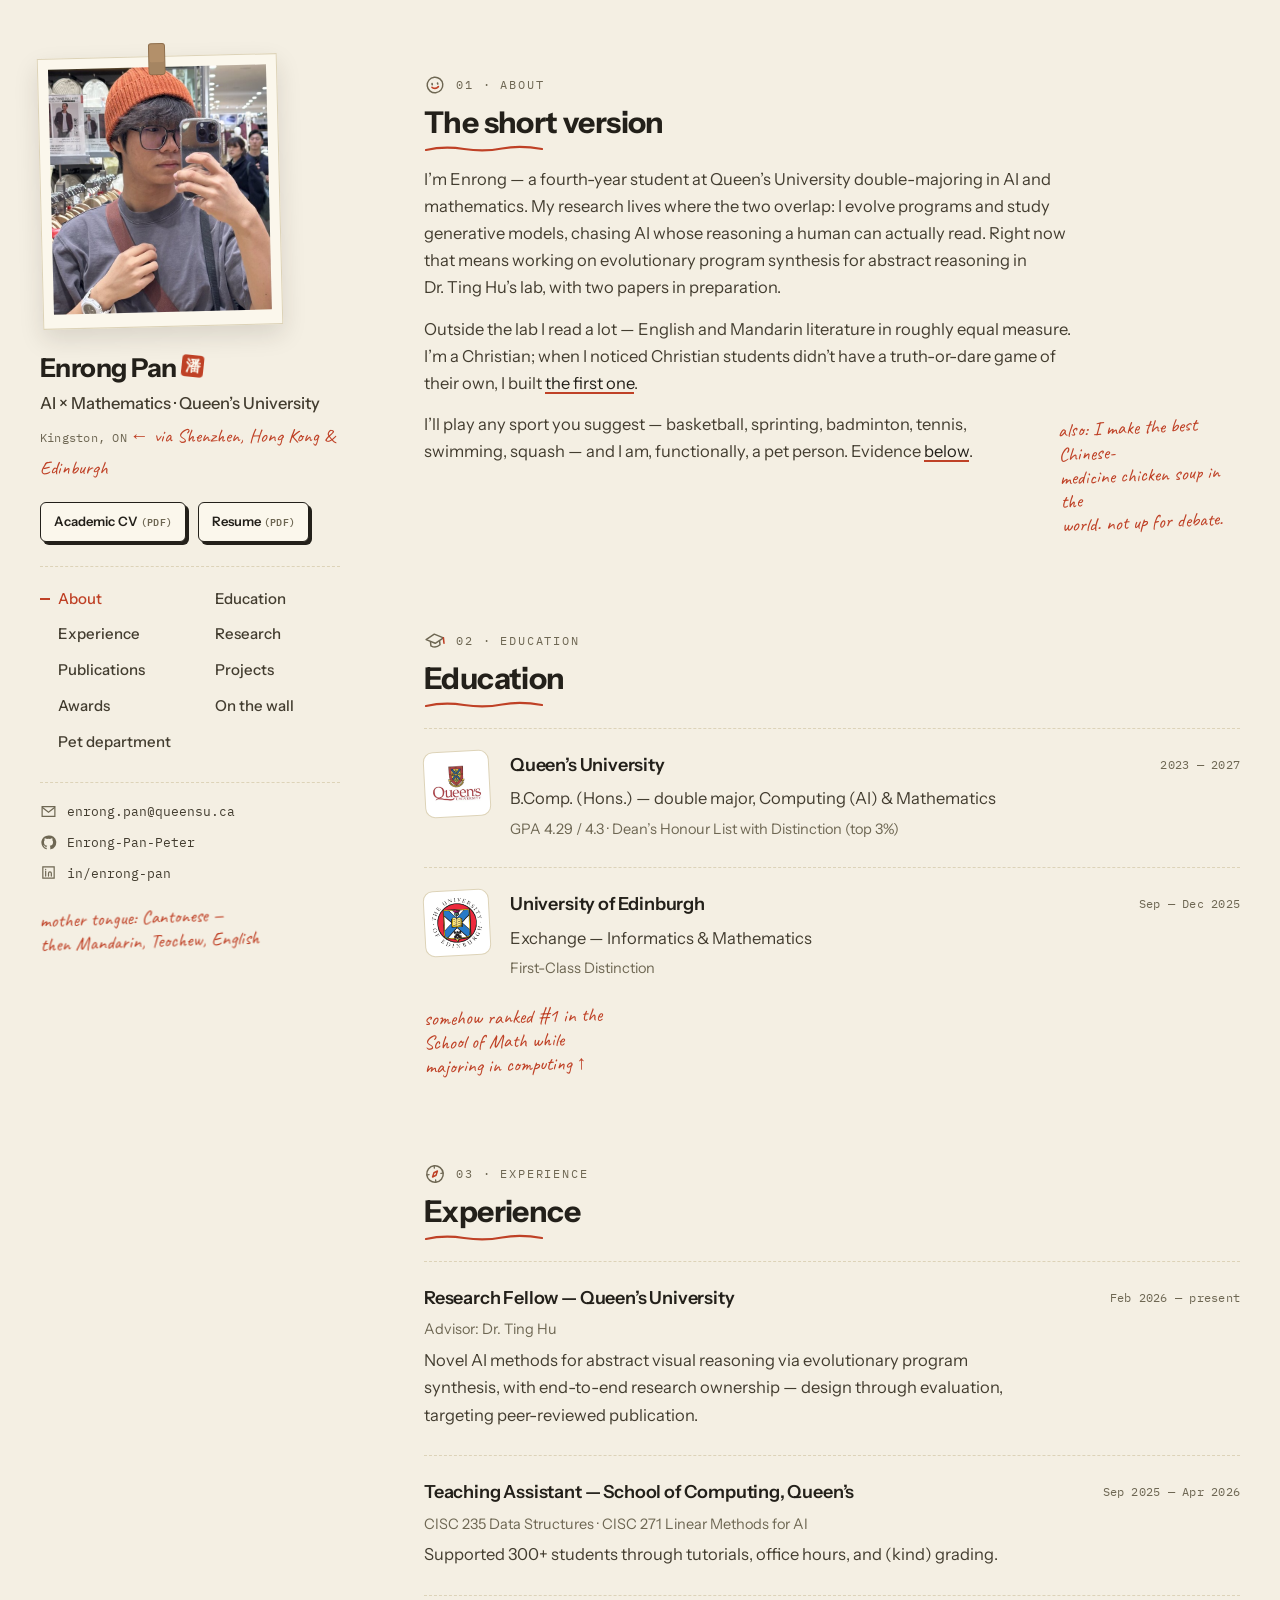
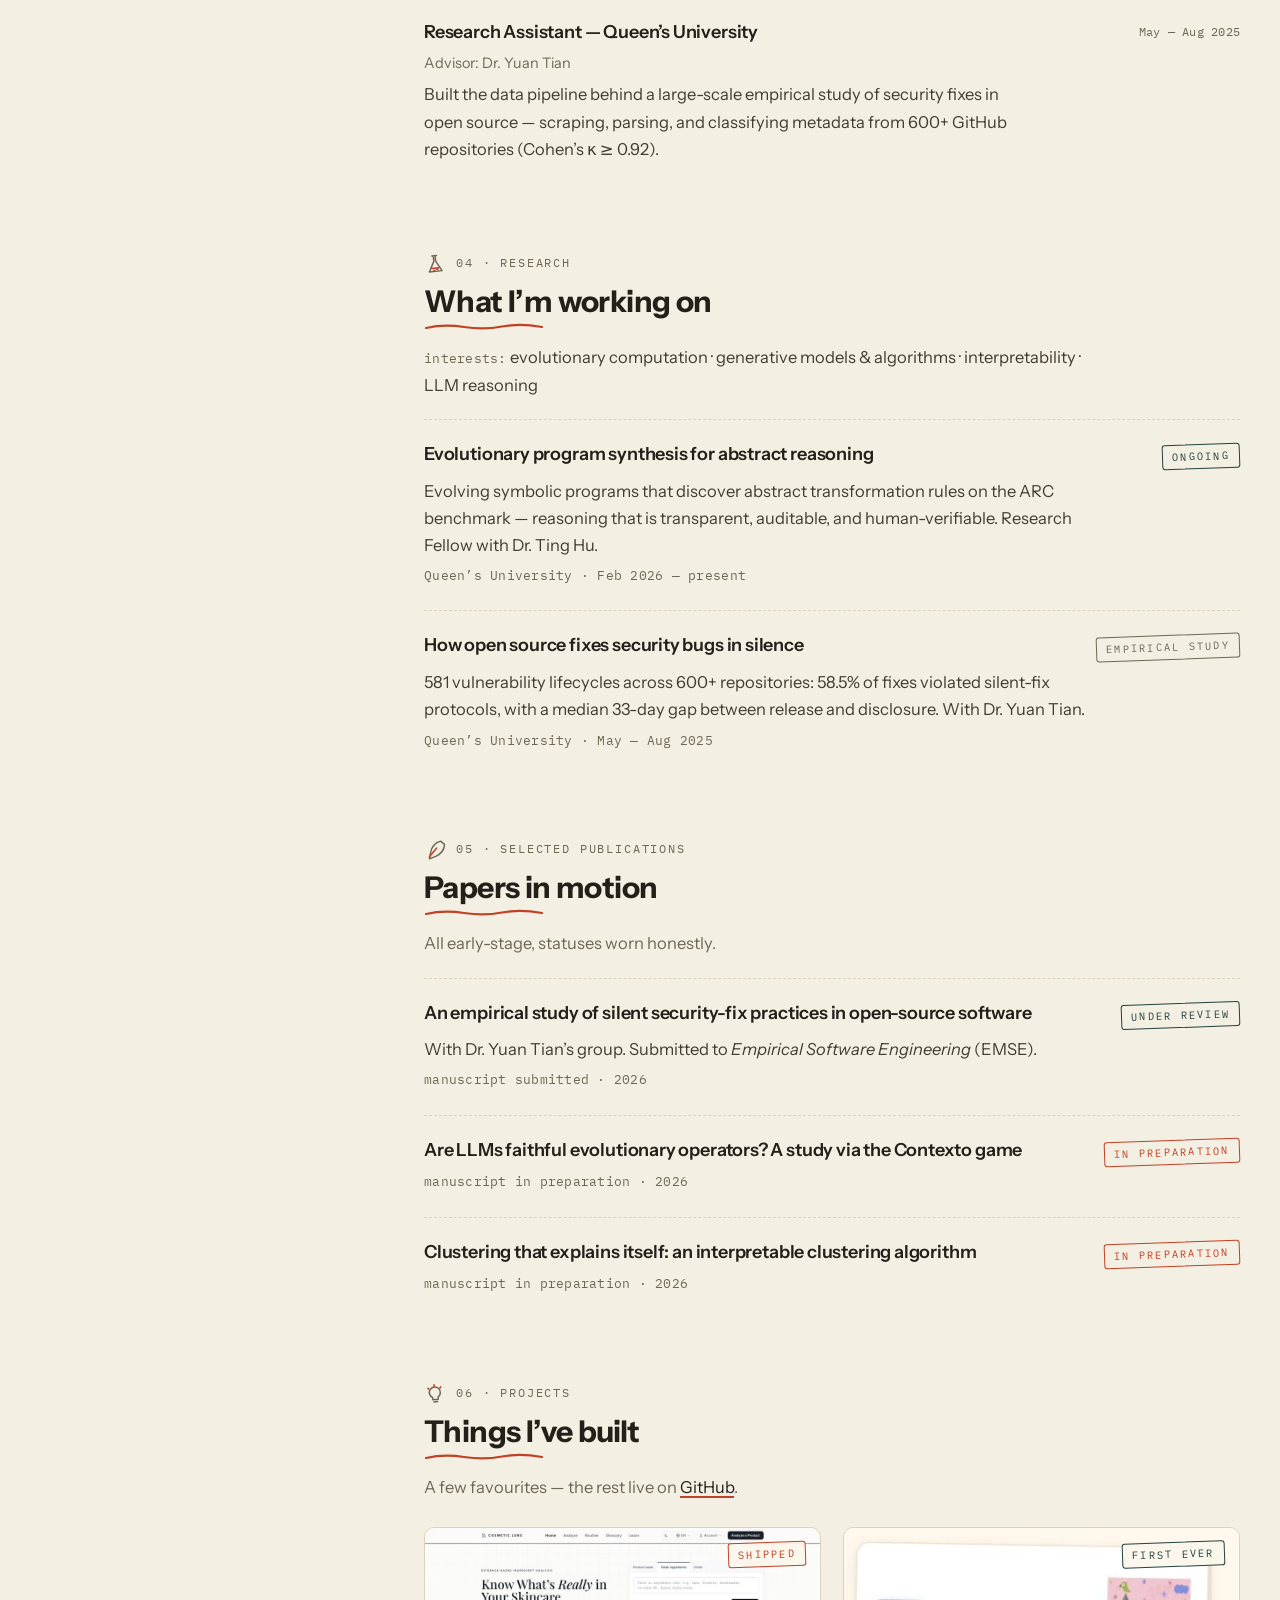
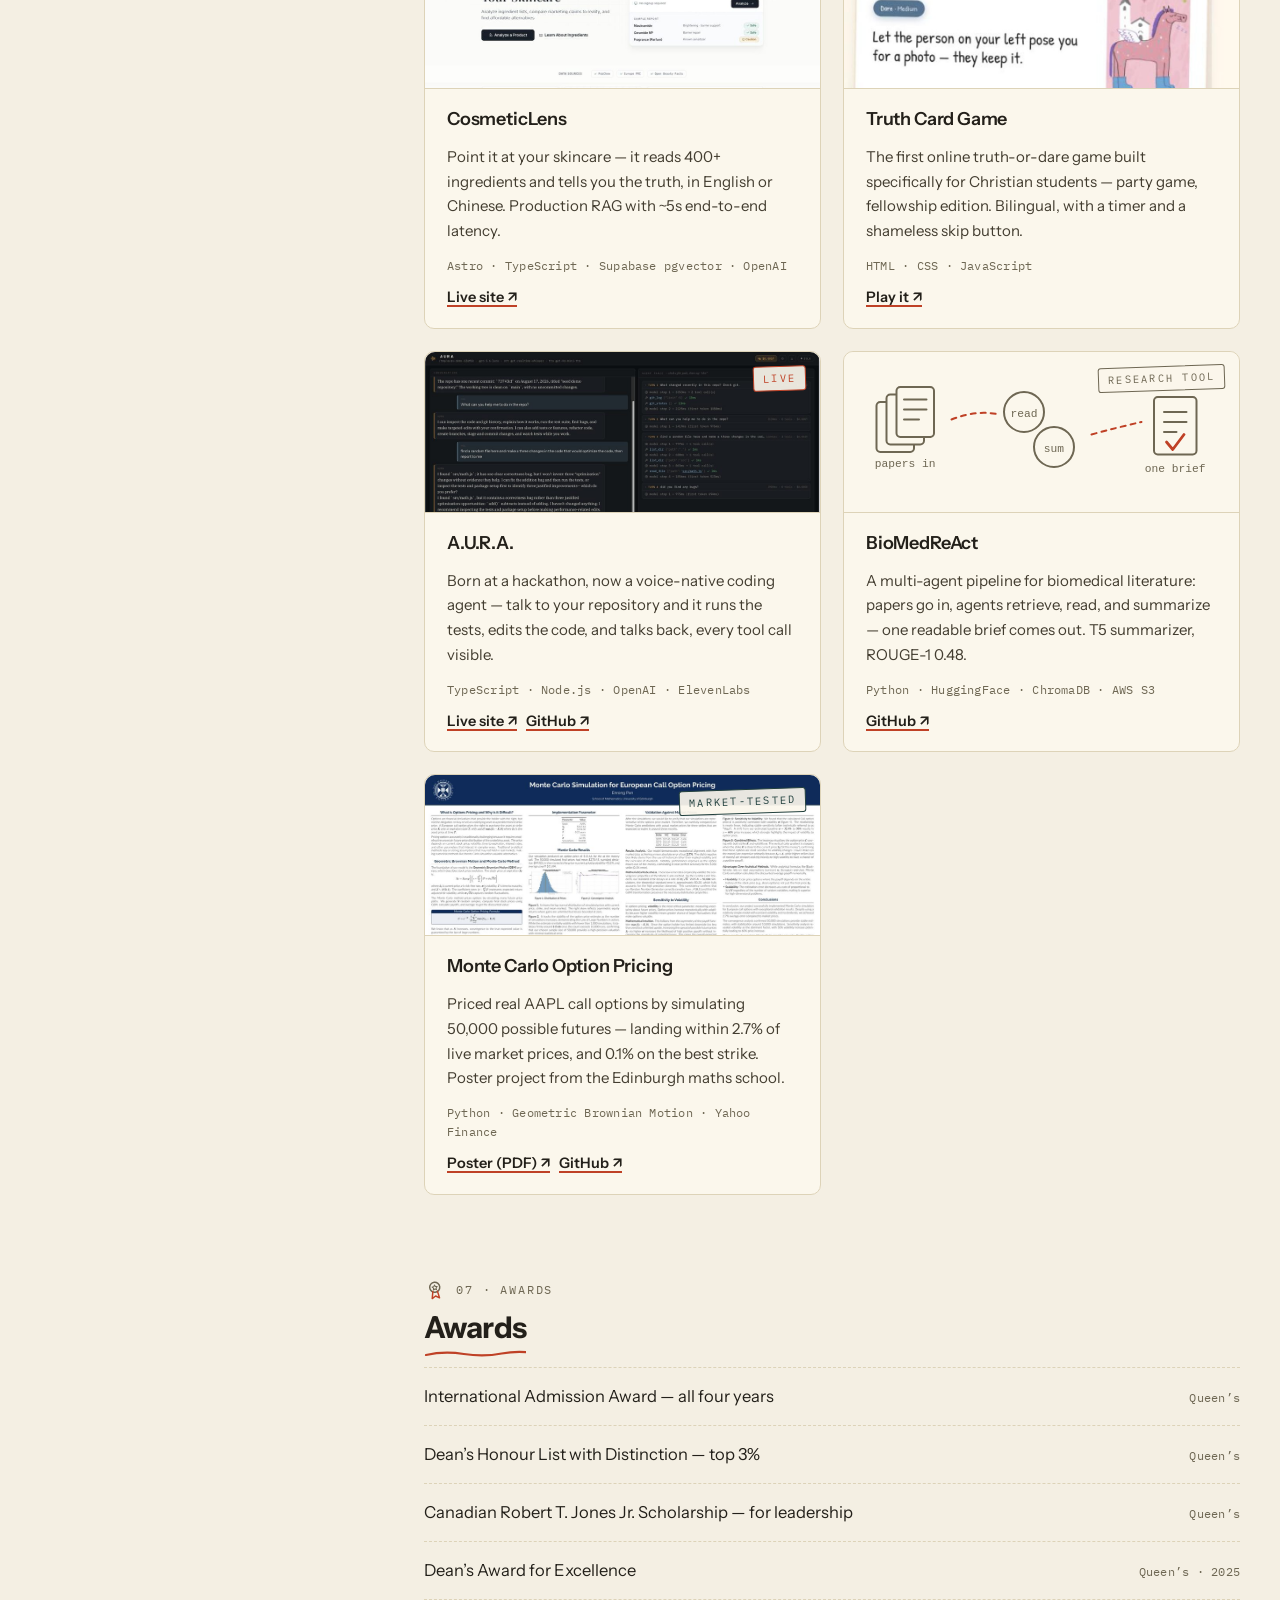
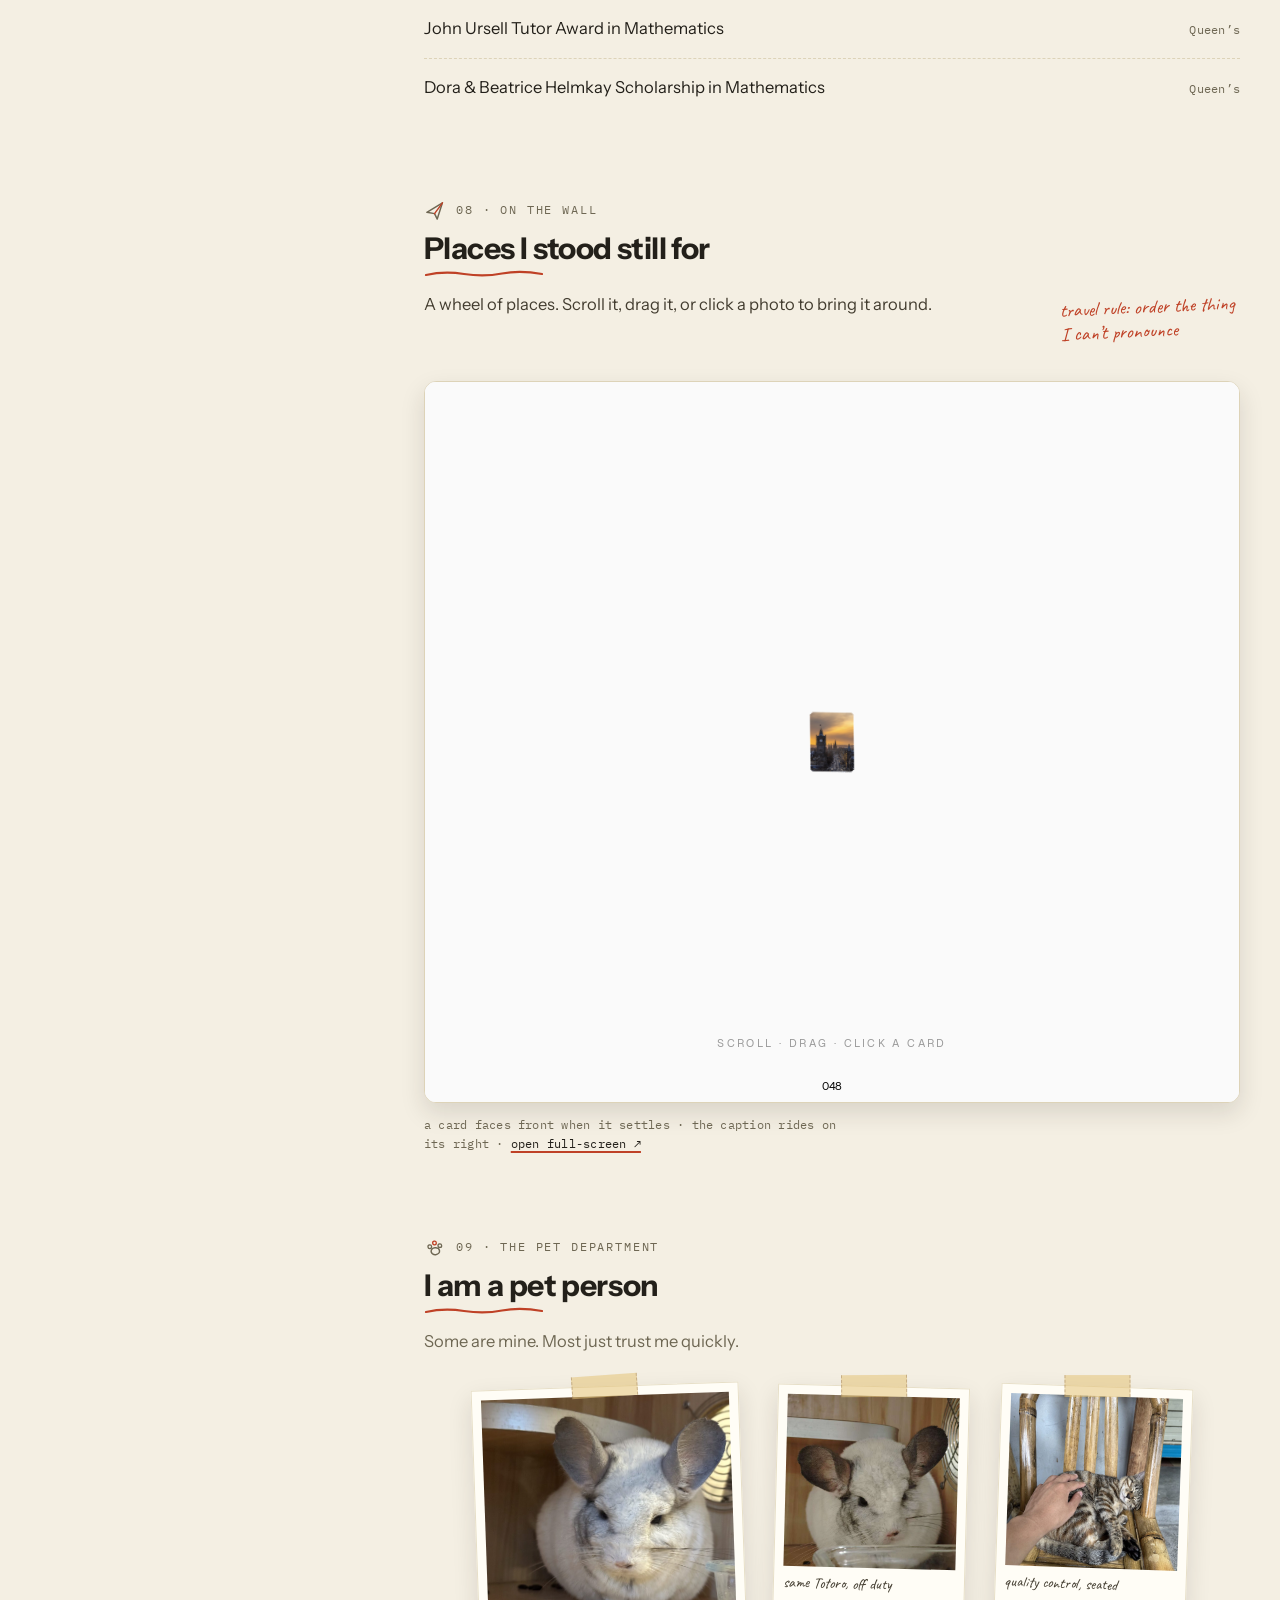
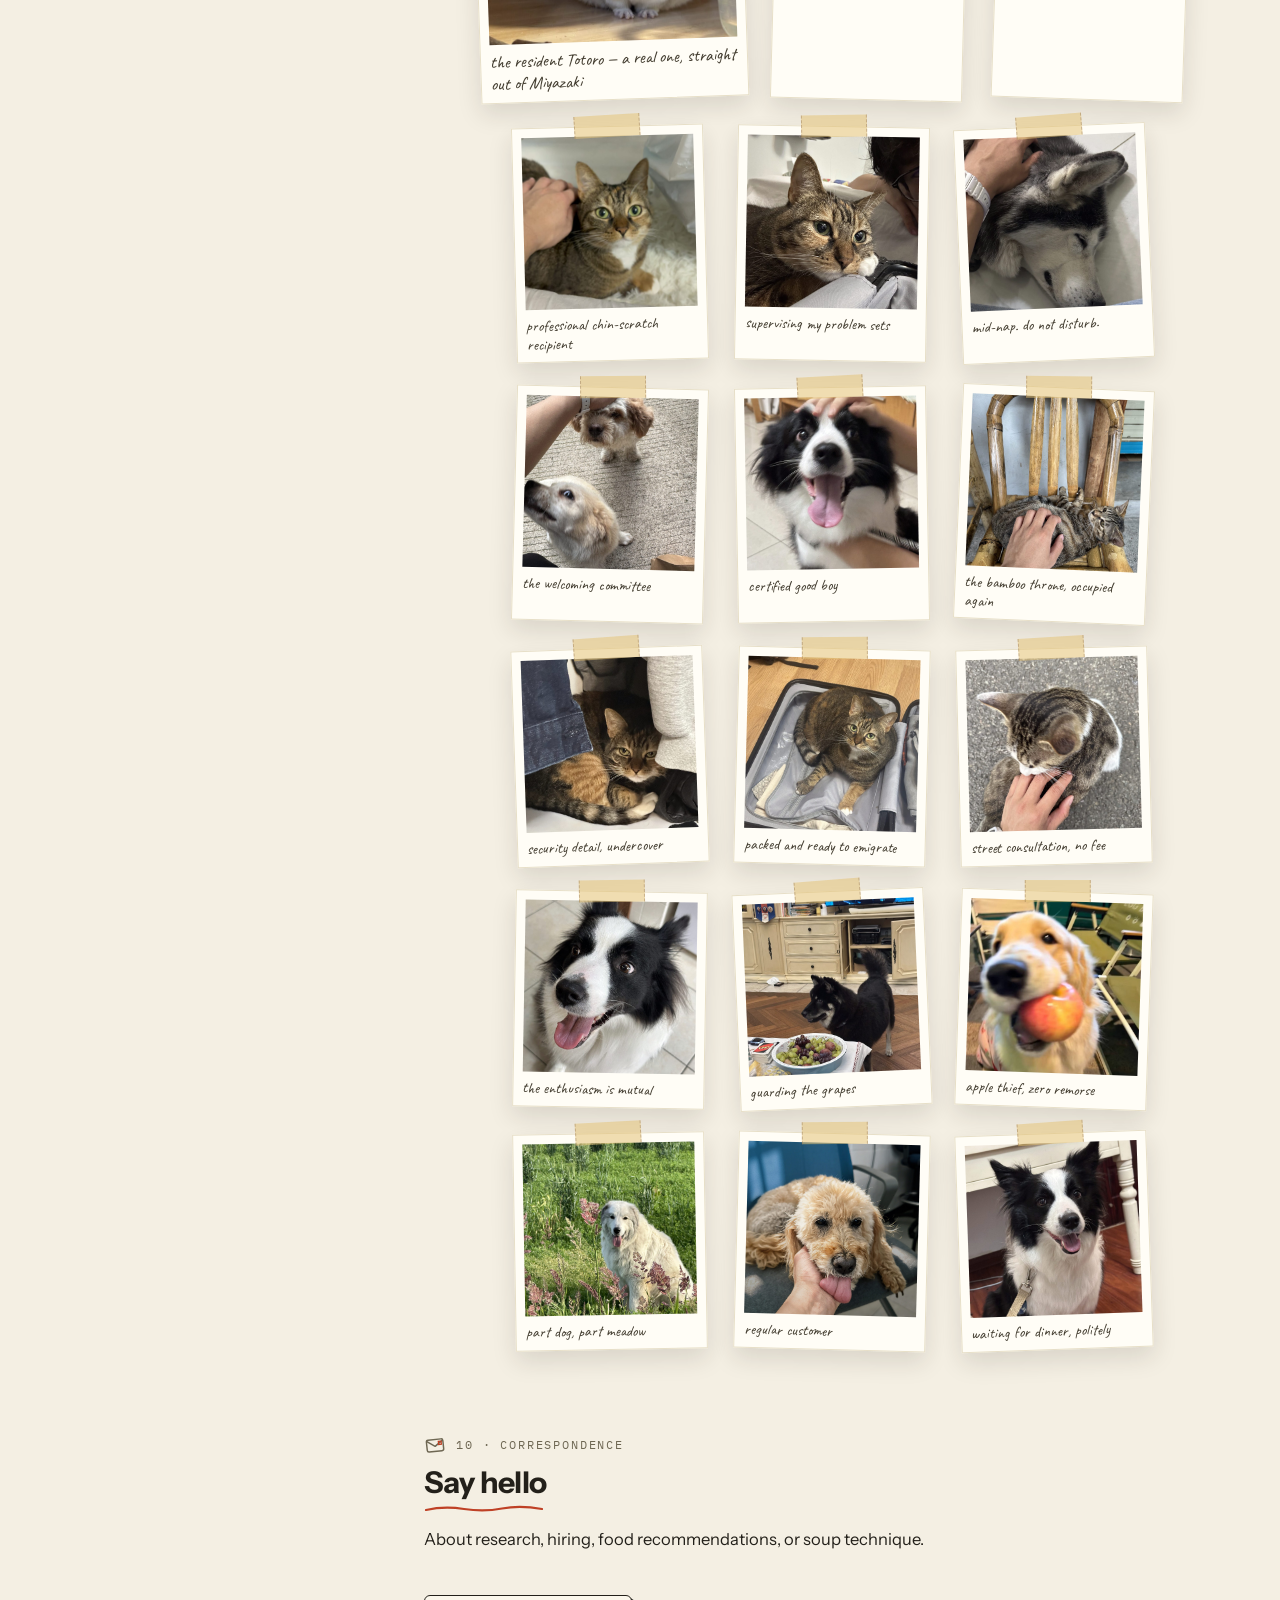
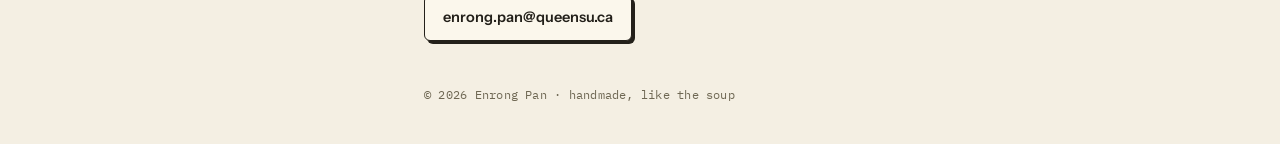
<file: index.html>
<!DOCTYPE html>
<html lang="en">
<head>
<meta charset="UTF-8">
<meta name="viewport" content="width=device-width, initial-scale=1">
<title>Enrong Pan — AI × Mathematics</title>
<meta name="description" content="Enrong Pan — AI and mathematics student at Queen's University. Evolutionary computation, generative models, interpretability. Also: soup, sports, and a real-life Totoro.">
<meta property="og:title" content="Enrong Pan">
<meta property="og:description" content="Field notes of an AI × math student: research, projects, places, and pets.">
<meta property="og:image" content="https://enrongpan.com/assets/img/profile.jpg">
<link rel="icon" type="image/svg+xml" href="assets/img/favicon.svg">
<link rel="preconnect" href="https://fonts.googleapis.com">
<link rel="preconnect" href="https://fonts.gstatic.com" crossorigin>
<link href="https://fonts.googleapis.com/css2?family=Instrument+Sans:ital,wght@0,400;0,500;0,600;0,700;1,400&family=Caveat:wght@500;600&family=IBM+Plex+Mono:wght@400;500&display=swap" rel="stylesheet">
<link rel="stylesheet" href="assets/css/style.css">
</head>
<body>
<script>document.body.classList.add("js","loading");</script>

<div id="loader" aria-hidden="true">
  <div class="boat-scene" id="boat-scene">
    <canvas id="boat-canvas"></canvas>
    <svg class="boat" viewBox="0 0 120 84" aria-hidden="true">
      <path d="M60 16 L60 4 L76 9 Z" fill="#bf4126"/>
      <path d="M60 14 L38 52 L82 52 Z" fill="#fbf7ec" stroke="#23201a" stroke-width="2" stroke-linejoin="round"/>
      <path d="M60 20 L60 52" stroke="#d8cfb4" stroke-width="1.5"/>
      <path d="M8 52 L112 52 L90 78 L30 78 Z" fill="#fbf7ec" stroke="#23201a" stroke-width="2" stroke-linejoin="round"/>
      <path d="M8 52 L30 78 M112 52 L90 78" stroke="#d8cfb4" stroke-width="0"/>
    </svg>
    <div class="wave wave-back"></div>
    <div class="wave wave-front"></div>
  </div>
  <div class="loader-meta">
    <div class="loader-bar"><i id="loader-fill"></i></div>
    <span id="loader-count" class="mono">000</span>
  </div>
  <p class="loader-note mono">loading the good parts</p>
</div>

<div class="wrap">

  <aside class="side">
    <div class="side-inner">
      <figure class="portrait">
        <img src="assets/img/profile.jpg" alt="Portrait of Enrong Pan">
      </figure>
      <h1 class="name">Enrong <span style="white-space:nowrap">Pan <span class="seal" aria-hidden="true">潘</span></span></h1>
      <p class="role">AI × Mathematics · Queen&rsquo;s University</p>
      <p class="loc"><span class="mono">Kingston, ON</span> <span class="hand-inline">&larr; via Shenzhen, Hong Kong &amp; Edinburgh</span></p>

      <div class="cv-row">
        <a class="cv-btn" href="assets/cv/Enrong_Pan_Academic_CV.pdf" target="_blank" rel="noopener">Academic CV <span class="mono">(PDF)</span></a>
        <a class="cv-btn" href="assets/cv/Enrong_Pan_Resume.pdf" target="_blank" rel="noopener">Resume <span class="mono">(PDF)</span></a>
      </div>

      <nav class="nav" aria-label="Sections">
        <a href="#about">About</a>
        <a href="#education">Education</a>
        <a href="#experience">Experience</a>
        <a href="#research">Research</a>
        <a href="#publications">Publications</a>
        <a href="#projects">Projects</a>
        <a href="#awards">Awards</a>
        <a href="#photos">On the wall</a>
        <a href="#pets">Pet department</a>
      </nav>

      <div class="contact">
        <a href="mailto:enrong.pan@queensu.ca"><svg viewBox="0 0 24 24" aria-hidden="true"><path d="M3 5h18v14H3z" fill="none" stroke="currentColor" stroke-width="1.7"/><path d="m3 6 9 7 9-7" fill="none" stroke="currentColor" stroke-width="1.7"/></svg>enrong.pan@queensu.ca</a>
        <a href="https://github.com/Enrong-Pan-Peter" target="_blank" rel="noopener"><svg viewBox="0 0 24 24" aria-hidden="true"><path d="M12 2a10 10 0 0 0-3.2 19.5c.5.1.7-.2.7-.5v-1.7c-2.8.6-3.4-1.2-3.4-1.2-.5-1.2-1.1-1.5-1.1-1.5-.9-.6.1-.6.1-.6 1 .1 1.5 1 1.5 1 .9 1.6 2.4 1.1 3 .9.1-.7.4-1.1.6-1.4-2.2-.3-4.6-1.1-4.6-5a3.9 3.9 0 0 1 1-2.7 3.6 3.6 0 0 1 .1-2.7s.9-.3 2.8 1a9.5 9.5 0 0 1 5 0c1.9-1.3 2.8-1 2.8-1a3.6 3.6 0 0 1 .1 2.7 3.9 3.9 0 0 1 1 2.7c0 3.9-2.4 4.7-4.6 5 .4.3.7.9.7 1.9v2.8c0 .3.2.6.7.5A10 10 0 0 0 12 2z" fill="currentColor"/></svg>Enrong-Pan-Peter</a>
        <a href="https://linkedin.com/in/enrong-pan" target="_blank" rel="noopener"><svg viewBox="0 0 24 24" aria-hidden="true"><path d="M4 4h16v16H4z" fill="none" stroke="currentColor" stroke-width="1.7"/><path d="M8 10v7M8 7.5v.1M12 17v-4a2 2 0 0 1 4 0v4" fill="none" stroke="currentColor" stroke-width="1.7" stroke-linecap="round"/></svg>in/enrong-pan</a>
      </div>

      <p class="hand side-note">mother tongue: Cantonese —<br>then Mandarin, Teochew, English</p>
    </div>
  </aside>

  <main>

    <section id="about" class="reveal">
      <p class="kicker"><svg class="doodle" viewBox="0 0 24 24" aria-hidden="true"><circle cx="12" cy="12" r="8.5" fill="none" stroke="currentColor" stroke-width="1.6"/><path d="M9 10.2v1M15 10.2v1" stroke="currentColor" stroke-width="1.8" stroke-linecap="round"/><path class="acc" d="M8.5 14.2q3.5 3.2 7 0" fill="none" stroke-width="1.8" stroke-linecap="round"/></svg>01 · about</p>
      <h2>The short version</h2>
      <p>I&rsquo;m Enrong — a fourth-year student at Queen&rsquo;s University double-majoring in AI and mathematics. My research lives where the two overlap: I evolve programs and study generative models, chasing AI whose reasoning a human can actually read. Right now that means working on evolutionary program synthesis for abstract reasoning in Dr.&nbsp;Ting&nbsp;Hu&rsquo;s lab, with two papers in preparation.</p>
      <p>Outside the lab I read a lot — English and Mandarin literature in roughly equal measure. I&rsquo;m a Christian; when I noticed Christian students didn&rsquo;t have a truth-or-dare game of their own, I built <a href="https://enrong-pan-peter.github.io/truth-card-game/" target="_blank" rel="noopener">the first one</a>.</p>
      <div class="para-note">
        <span class="note" aria-hidden="true">also: I make the best Chinese-<br>medicine chicken soup in the<br>world. not up for debate.</span>
        <p>I&rsquo;ll play any sport you suggest — basketball, sprinting, badminton, tennis, swimming, squash — and I am, functionally, a pet person. Evidence <a href="#pets">below</a>.</p>
      </div>
    </section>

    <section id="education" class="reveal">
      <p class="kicker"><svg class="doodle" viewBox="0 0 24 24" aria-hidden="true"><path d="M2.5 9.5L12 4.5l9.5 5-9.5 5z" fill="none" stroke="currentColor" stroke-width="1.6" stroke-linejoin="round"/><path d="M7 12.5v4.2c3 2.3 7 2.3 10 0v-4.2" fill="none" stroke="currentColor" stroke-width="1.6" stroke-linecap="round"/><path class="acc" d="M21.5 9.5v6" stroke-width="1.7" stroke-linecap="round"/></svg>02 · education</p>
      <h2>Education</h2>

      <div class="para-note">
      <div class="row">
        <img class="inst" src="assets/img/queens_logo.png" alt="Queen's University logo">
        <div class="row-body">
          <h3>Queen&rsquo;s University</h3>
          <p>B.Comp. (Hons.) — double major, Computing (AI) &amp; Mathematics</p>
          <p class="meta">GPA 4.29 / 4.3 · Dean&rsquo;s Honour List with Distinction (top 3%)</p>
        </div>
        <span class="dates mono">2023 — 2027</span>
      </div>

      <div class="row">
        <img class="inst" src="assets/img/edinburgh_logo.png" alt="University of Edinburgh logo">
        <div class="row-body">
          <h3>University of Edinburgh</h3>
          <p>Exchange — Informatics &amp; Mathematics</p>
          <p class="meta">First-Class Distinction</p>
        </div>
        <span class="dates mono">Sep — Dec 2025</span>
      </div>
      <span class="note note-low" aria-hidden="true">somehow ranked #1 in the<br>School of Math while<br>majoring in computing ↑</span>
      </div>
    </section>

    <section id="experience" class="reveal">
      <p class="kicker"><svg class="doodle" viewBox="0 0 24 24" aria-hidden="true"><circle cx="12" cy="12" r="9" fill="none" stroke="currentColor" stroke-width="1.6"/><path d="M12 3.5v2M12 18.5v2M3.5 12h2M18.5 12h2" stroke="currentColor" stroke-width="1.4" stroke-linecap="round"/><path class="acc" d="M15 9l-2 4.5L9 15l2-4.5z" fill="none" stroke-width="1.6" stroke-linejoin="round"/></svg>03 · experience</p>
      <h2>Experience</h2>

      <div class="row">
        <div class="row-body">
          <h3>Research Fellow — Queen&rsquo;s University</h3>
          <p class="meta">Advisor: Dr. Ting Hu</p>
          <p>Novel AI methods for abstract visual reasoning via evolutionary program synthesis, with end-to-end research ownership — design through evaluation, targeting peer-reviewed publication.</p>
        </div>
        <span class="dates mono">Feb 2026 — present</span>
      </div>

      <div class="row">
        <div class="row-body">
          <h3>Teaching Assistant — School of Computing, Queen&rsquo;s</h3>
          <p class="meta">CISC 235 Data Structures · CISC 271 Linear Methods for AI</p>
          <p>Supported 300+ students through tutorials, office hours, and (kind) grading.</p>
        </div>
        <span class="dates mono">Sep 2025 — Apr 2026</span>
      </div>

      <div class="row">
        <div class="row-body">
          <h3>Research Assistant — Queen&rsquo;s University</h3>
          <p class="meta">Advisor: Dr. Yuan Tian</p>
          <p>Built the data pipeline behind a large-scale empirical study of security fixes in open source — scraping, parsing, and classifying metadata from 600+ GitHub repositories (Cohen&rsquo;s &kappa; &ge; 0.92).</p>
        </div>
        <span class="dates mono">May — Aug 2025</span>
      </div>
    </section>

    <section id="research" class="reveal">
      <p class="kicker"><svg class="doodle" viewBox="0 0 24 24" aria-hidden="true"><path d="M9.5 3h5M11 3v6l-6 11h14l-6-11V3" fill="none" stroke="currentColor" stroke-width="1.6" stroke-linecap="round" stroke-linejoin="round"/><path class="acc" d="M8 16.5h8M10 19h1M13.5 18h1" stroke-width="1.7" stroke-linecap="round"/></svg>04 · research</p>
      <h2>What I&rsquo;m working on</h2>
      <p class="interests"><span class="mono">interests:</span> evolutionary computation · generative models &amp; algorithms · interpretability · LLM reasoning</p>

      <div class="entry">
        <div class="entry-head">
          <h3>Evolutionary program synthesis for abstract reasoning</h3>
          <span class="stamp stamp-green">ongoing</span>
        </div>
        <p>Evolving symbolic programs that discover abstract transformation rules on the ARC benchmark — reasoning that is transparent, auditable, and human-verifiable. Research Fellow with Dr.&nbsp;Ting&nbsp;Hu.</p>
        <p class="meta mono">Queen&rsquo;s University · Feb 2026 — present</p>
      </div>

      <div class="entry">
        <div class="entry-head">
          <h3>How open source fixes security bugs in silence</h3>
          <span class="stamp stamp-olive">empirical study</span>
        </div>
        <p>581 vulnerability lifecycles across 600+ repositories: 58.5% of fixes violated silent-fix protocols, with a median 33-day gap between release and disclosure. With Dr.&nbsp;Yuan&nbsp;Tian.</p>
        <p class="meta mono">Queen&rsquo;s University · May — Aug 2025</p>
      </div>
    </section>

    <section id="publications" class="reveal">
      <p class="kicker"><svg class="doodle" viewBox="0 0 24 24" aria-hidden="true"><path d="M19 3c-6 1-10 5-12 11l-2 7 7-2c6-2 10-6 11-12z" fill="none" stroke="currentColor" stroke-width="1.6" stroke-linejoin="round"/><path class="acc" d="M5 19L14 10" stroke-width="1.6" stroke-linecap="round"/></svg>05 · selected publications</p>
      <h2>Papers in motion</h2>
      <p class="section-sub">All early-stage, statuses worn honestly.</p>

      <div class="entry">
        <div class="entry-head">
          <h3>An empirical study of silent security-fix practices in open-source software</h3>
          <span class="stamp stamp-green">under review</span>
        </div>
        <p>With Dr.&nbsp;Yuan&nbsp;Tian&rsquo;s group. Submitted to <em>Empirical Software Engineering</em> (EMSE).</p>
        <p class="meta mono">manuscript submitted · 2026</p>
      </div>

      <div class="entry">
        <div class="entry-head">
          <h3>Are LLMs faithful evolutionary operators? A study via the Contexto game</h3>
          <span class="stamp stamp-red">in preparation</span>
        </div>
        <p class="meta mono">manuscript in preparation · 2026</p>
      </div>

      <div class="entry">
        <div class="entry-head">
          <h3>Clustering that explains itself: an interpretable clustering algorithm</h3>
          <span class="stamp stamp-red">in preparation</span>
        </div>
        <p class="meta mono">manuscript in preparation · 2026</p>
      </div>
    </section>




    <section id="projects" class="reveal">
      <p class="kicker"><svg class="doodle" viewBox="0 0 24 24" aria-hidden="true"><path d="M9 15.5a6 6 0 1 1 6 0v2.5H9zM10 20.5h4" fill="none" stroke="currentColor" stroke-width="1.6" stroke-linecap="round" stroke-linejoin="round"/><path class="acc" d="M12 2v1.5M5 5l1 1M19 5l-1 1" stroke-width="1.7" stroke-linecap="round"/></svg>06 · projects</p>
      <h2>Things I&rsquo;ve built</h2>
      <p class="section-sub">A few favourites — the rest live on <a href="https://github.com/Enrong-Pan-Peter" target="_blank" rel="noopener">GitHub</a>.</p>

      <div class="cards">
        <article class="card">
          <a class="card-shot" href="https://cosmeticlens.enrongpan.com" target="_blank" rel="noopener" tabindex="-1"><img src="assets/img/proj_cosmeticlens.jpg" alt="CosmeticLens landing page: know what's really in your skincare" loading="lazy"></a>
          <span class="stamp stamp-red card-stamp">shipped</span>
          <h3>CosmeticLens</h3>
          <p>Point it at your skincare — it reads 400+ ingredients and tells you the truth, in English or Chinese. Production RAG with ~5s end-to-end latency.</p>
          <p class="tech mono">Astro · TypeScript · Supabase pgvector · OpenAI</p>
          <p class="links"><a href="https://cosmeticlens.enrongpan.com" target="_blank" rel="noopener">Live site &nearr;</a></p>
        </article>

        <article class="card">
          <a class="card-shot" href="https://cards.enrongpan.com" target="_blank" rel="noopener" tabindex="-1"><img src="assets/img/proj_cards.jpg" alt="A Truth Cards dare card with a hand-drawn unicorn illustration" loading="lazy"></a>
          <span class="stamp stamp-green card-stamp">first ever</span>
          <h3>Truth Card Game</h3>
          <p>The first online truth-or-dare game built specifically for Christian students — party game, fellowship edition. Bilingual, with a timer and a shameless skip button.</p>
          <p class="tech mono">HTML · CSS · JavaScript</p>
          <p class="links"><a href="https://cards.enrongpan.com" target="_blank" rel="noopener">Play it &nearr;</a></p>
        </article>

        <article class="card">
          <a class="card-shot" href="https://aura-enrong.fly.dev" target="_blank" rel="noopener" tabindex="-1"><img src="assets/img/proj_aura.jpg" alt="AURA mid-conversation: the agent narrating its work beside a live code trace" loading="lazy"></a>
          <span class="stamp stamp-red card-stamp">live</span>
          <h3>A.U.R.A.</h3>
          <p>Born at a hackathon, now a voice-native coding agent — talk to your repository and it runs the tests, edits the code, and talks back, every tool call visible.</p>
          <p class="tech mono">TypeScript · Node.js · OpenAI · ElevenLabs</p>
          <p class="links"><a href="https://aura-enrong.fly.dev" target="_blank" rel="noopener">Live site &nearr;</a> &nbsp; <a href="https://github.com/Enrong-Pan-Peter/A.U.R.A-Audio-User-Response-Assistant" target="_blank" rel="noopener">GitHub &nearr;</a></p>
        </article>

        <article class="card">
          <div class="card-shot card-shot-diagram" aria-hidden="true">
            <svg viewBox="0 0 300 100">
              <g fill="none" stroke="#6e6753" stroke-width="1.6" stroke-linecap="round" stroke-linejoin="round">
                <rect x="18" y="26" width="30" height="40" rx="3"/>
                <rect x="26" y="20" width="30" height="40" rx="3" fill="#fbf7ec"/>
                <rect x="34" y="14" width="30" height="40" rx="3" fill="#fbf7ec"/>
                <path d="M40 24h18M40 32h18M40 40h12"/>
                <circle cx="136" cy="34" r="16"/>
                <circle cx="160" cy="62" r="16" fill="#fbf7ec"/>
                <path d="M78 40q20 -8 38 -4M190 52q22 -6 40 -10" stroke="#bf4126" stroke-dasharray="4 4"/>
                <rect x="240" y="22" width="34" height="46" rx="3"/>
                <path d="M248 34h18M248 42h18M248 50h10"/>
              </g>
              <text x="136" y="38" text-anchor="middle" font-family="monospace" font-size="9" fill="#6e6753">read</text>
              <text x="160" y="66" text-anchor="middle" font-family="monospace" font-size="9" fill="#6e6753">sum</text>
              <path d="M250 58l5 6 9 -12" fill="none" stroke="#bf4126" stroke-width="2.2" stroke-linecap="round" stroke-linejoin="round"/>
              <text x="41" y="78" text-anchor="middle" font-family="monospace" font-size="9" fill="#6e6753">papers in</text>
              <text x="257" y="82" text-anchor="middle" font-family="monospace" font-size="9" fill="#6e6753">one brief</text>
            </svg>
          </div>
          <span class="stamp stamp-olive card-stamp">research tool</span>
          <h3>BioMedReAct</h3>
          <p>A multi-agent pipeline for biomedical literature: papers go in, agents retrieve, read, and summarize — one readable brief comes out. T5 summarizer, ROUGE-1 0.48.</p>
          <p class="tech mono">Python · HuggingFace · ChromaDB · AWS S3</p>
          <p class="links"><a href="https://github.com/Enrong-Pan-Peter/BioMedReAct" target="_blank" rel="noopener">GitHub &nearr;</a></p>
        </article>

        <article class="card">
          <a class="card-shot" href="assets/cv/Monte_Carlo_Option_Pricing.pdf" target="_blank" rel="noopener" tabindex="-1"><img src="assets/img/proj_montecarlo.jpg" alt="Research poster: Monte Carlo simulation for European call option pricing" loading="lazy"></a>
          <span class="stamp stamp-green card-stamp">market-tested</span>
          <h3>Monte Carlo Option Pricing</h3>
          <p>Priced real AAPL call options by simulating 50,000 possible futures — landing within 2.7% of live market prices, and 0.1% on the best strike. Poster project from the Edinburgh maths school.</p>
          <p class="tech mono">Python · Geometric Brownian Motion · Yahoo Finance</p>
          <p class="links"><a href="assets/cv/Monte_Carlo_Option_Pricing.pdf" target="_blank" rel="noopener">Poster (PDF) &nearr;</a> &nbsp; <a href="https://github.com/Enrong-Pan-Peter/Facets-Project" target="_blank" rel="noopener">GitHub &nearr;</a></p>
        </article>
      </div>
    </section>

    <section id="awards" class="reveal">
      <p class="kicker"><svg class="doodle" viewBox="0 0 24 24" aria-hidden="true"><circle cx="12" cy="9" r="5.5" fill="none" stroke="currentColor" stroke-width="1.6"/><path d="M12 6.5l.9 1.7 1.9.3-1.4 1.4.3 1.9-1.7-.9-1.7.9.3-1.9L9.2 8.5l1.9-.3z" fill="none" stroke="currentColor" stroke-width="1.1" stroke-linejoin="round"/><path class="acc" d="M9.5 13.5L8 21l4-2.4L16 21l-1.5-7.5" fill="none" stroke-width="1.6" stroke-linecap="round" stroke-linejoin="round"/></svg>07 · awards</p>
      <h2>Awards</h2>
      <ul class="awards">
        <li><span>International Admission Award — all four years</span><span class="dates mono">Queen&rsquo;s</span></li>
        <li><span>Dean&rsquo;s Honour List with Distinction — top 3%</span><span class="dates mono">Queen&rsquo;s</span></li>
        <li><span>Canadian Robert T. Jones Jr. Scholarship — for leadership</span><span class="dates mono">Queen&rsquo;s</span></li>
        <li><span>Dean&rsquo;s Award for Excellence</span><span class="dates mono">Queen&rsquo;s · 2025</span></li>
        <li><span>John Ursell Tutor Award in Mathematics</span><span class="dates mono">Queen&rsquo;s</span></li>
        <li><span>Dora &amp; Beatrice Helmkay Scholarship in Mathematics</span><span class="dates mono">Queen&rsquo;s</span></li>
      </ul>
    </section>

    <section id="photos" class="reveal">
      <p class="kicker"><svg class="doodle" viewBox="0 0 24 24" aria-hidden="true"><path d="M3 12.5l18-8.5-7.5 17-2.3-6.2z" fill="none" stroke="currentColor" stroke-width="1.6" stroke-linejoin="round"/><path class="acc" d="M21 4L11.2 14.8" stroke-width="1.6" stroke-linecap="round"/></svg>08 · on the wall</p>
      <h2>Places I stood still for</h2>
      <div class="para-note">
        <span class="note" aria-hidden="true">travel rule: order the thing<br>I can&rsquo;t pronounce</span>
        <p class="section-sub">A wheel of places. Scroll it, drag it, or click a photo to bring it around.</p>
      </div>

      <div class="wheel-embed">
        <iframe id="wheel-frame" data-src="wheel/index.html" title="Photo wheel of places"></iframe>
      </div>
      <p class="wheel-note mono">a card faces front when it settles &middot; the caption rides on its right &middot; <a href="wheel/index.html" target="_blank" rel="noopener">open full-screen &nearr;</a></p>
    </section>

    <section id="pets" class="reveal">
      <p class="kicker"><svg class="doodle" viewBox="0 0 24 24" aria-hidden="true"><ellipse cx="12" cy="15.5" rx="4.6" ry="3.8" fill="none" stroke="currentColor" stroke-width="1.6"/><circle cx="6.5" cy="10" r="2" fill="none" stroke="currentColor" stroke-width="1.4"/><circle cx="17.5" cy="10" r="2" fill="none" stroke="currentColor" stroke-width="1.4"/><circle class="acc" cx="12" cy="6.5" r="2" fill="none" stroke-width="1.4"/></svg>09 · the pet department</p>
      <h2>I am a pet person</h2>
      <p class="section-sub">Some are mine. Most just trust me quickly.</p>

      <div class="polaroids">
        <figure class="polaroid big" style="--r:-2deg"><img src="assets/photos/chin_1.jpg" alt="A round grey chinchilla with huge ears sitting in a wooden hutch" loading="lazy"><figcaption>the resident Totoro — a real one, straight out of Miyazaki</figcaption></figure>
        <figure class="polaroid" style="--r:1.5deg"><img src="assets/photos/chin_2.jpg" alt="The chinchilla sitting neatly in a glass dish" loading="lazy"><figcaption>same Totoro, off duty</figcaption></figure>
        <figure class="polaroid" style="--r:2deg"><img src="assets/photos/cat_1.jpg" alt="A tabby cat lounging on a bamboo chair being petted" loading="lazy"><figcaption>quality control, seated</figcaption></figure>
        <figure class="polaroid" style="--r:-1.5deg"><img src="assets/photos/cat_2.jpg" alt="A green-eyed tabby cat receiving a chin scratch" loading="lazy"><figcaption>professional chin-scratch recipient</figcaption></figure>
        <figure class="polaroid" style="--r:1deg"><img src="assets/photos/cat_3.jpg" alt="A close-up of a tabby cat with Enrong in the corner" loading="lazy"><figcaption>supervising my problem sets</figcaption></figure>
        <figure class="polaroid" style="--r:-2.5deg"><img src="assets/photos/dog_1.jpg" alt="A husky sleeping while being petted" loading="lazy"><figcaption>mid-nap. do not disturb.</figcaption></figure>
        <figure class="polaroid" style="--r:1.5deg"><img src="assets/photos/dog_2.jpg" alt="Two small fluffy dogs looking up at the camera" loading="lazy"><figcaption>the welcoming committee</figcaption></figure>
        <figure class="polaroid" style="--r:-1deg"><img src="assets/photos/dog_3.jpg" alt="A happy border collie grinning at the camera" loading="lazy"><figcaption>certified good boy</figcaption></figure>
        <figure class="polaroid" style="--r:2.5deg"><img src="assets/photos/c1.jpg" alt="A tabby cat on a bamboo chair being petted" loading="lazy"><figcaption>the bamboo throne, occupied again</figcaption></figure>
        <figure class="polaroid" style="--r:-2deg"><img src="assets/photos/c2.jpg" alt="A tabby cat hiding between someone's feet" loading="lazy"><figcaption>security detail, undercover</figcaption></figure>
        <figure class="polaroid" style="--r:1.5deg"><img src="assets/photos/c3.jpg" alt="A cat sitting inside an open suitcase" loading="lazy"><figcaption>packed and ready to emigrate</figcaption></figure>
        <figure class="polaroid" style="--r:-1.5deg"><img src="assets/photos/c4.jpg" alt="A street tabby getting a head scratch" loading="lazy"><figcaption>street consultation, no fee</figcaption></figure>
        <figure class="polaroid" style="--r:1deg"><img src="assets/photos/d1.jpg" alt="A border collie beaming at the camera" loading="lazy"><figcaption>the enthusiasm is mutual</figcaption></figure>
        <figure class="polaroid" style="--r:-2.5deg"><img src="assets/photos/d2.jpg" alt="A black shiba standing by a fruit bowl" loading="lazy"><figcaption>guarding the grapes</figcaption></figure>
        <figure class="polaroid" style="--r:2deg"><img src="assets/photos/d3.jpg" alt="A golden retriever holding an apple in its mouth" loading="lazy"><figcaption>apple thief, zero remorse</figcaption></figure>
        <figure class="polaroid" style="--r:-1deg"><img src="assets/photos/d4.jpg" alt="A large white dog standing in a flowering meadow" loading="lazy"><figcaption>part dog, part meadow</figcaption></figure>
        <figure class="polaroid" style="--r:1.5deg"><img src="assets/photos/d5.jpg" alt="A curly-haired dog enjoying a chin scratch" loading="lazy"><figcaption>regular customer</figcaption></figure>
        <figure class="polaroid" style="--r:-2deg"><img src="assets/photos/d6.jpg" alt="A border collie waiting politely at a table" loading="lazy"><figcaption>waiting for dinner, politely</figcaption></figure>
      </div>
    </section>

    <footer id="contact" class="reveal">
      <p class="kicker"><svg class="doodle" viewBox="0 0 24 24" aria-hidden="true"><rect x="3" y="6" width="18" height="13" rx="2" fill="none" stroke="currentColor" stroke-width="1.6"/><path d="M3.5 7.5L12 13.5l8.5-6" fill="none" stroke="currentColor" stroke-width="1.6" stroke-linecap="round" stroke-linejoin="round"/><rect class="acc" x="16" y="8.5" width="3" height="3.4" fill="none" stroke-width="1.4"/></svg>10 · correspondence</p>
      <h2>Say hello</h2>
      <p>About research, hiring, food recommendations, or soup technique.</p>
      <p class="footer-links">
        <a class="cv-btn" href="mailto:enrong.pan@queensu.ca">enrong.pan@queensu.ca</a>
      </p>
      <p class="copyright mono">© 2026 Enrong Pan · handmade, like the soup</p>
    </footer>

  </main>
</div>

<script src="assets/js/three.min.js"></script>
<script src="assets/js/main.js"></script>
</body>
</html>
</file>
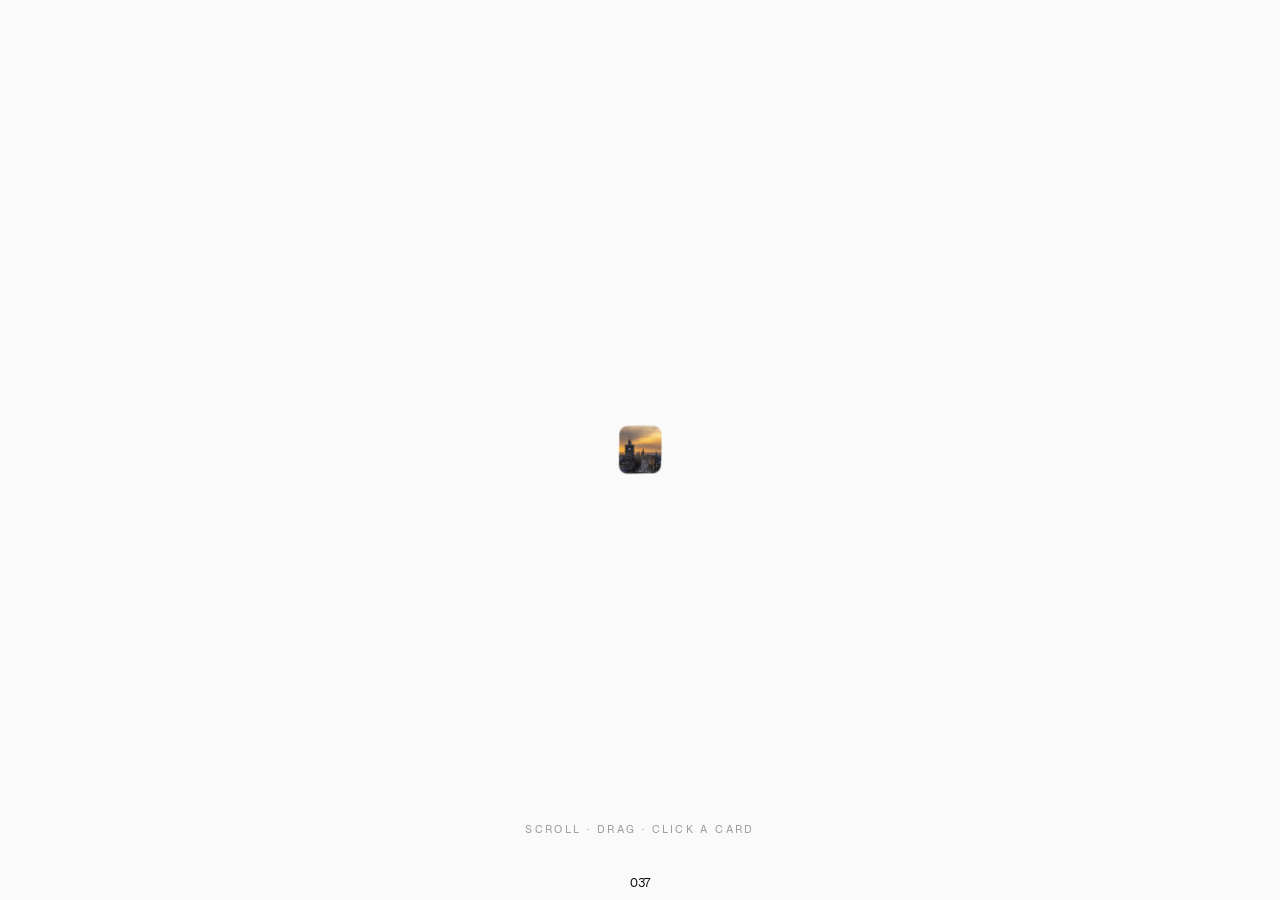
<file: wheel/index.html>
<!DOCTYPE html><html lang="en"><head><meta charSet="utf-8"/><link rel="preconnect" href="/" crossorigin=""/><meta name="viewport" content="width=device-width, initial-scale=1"/><link rel="stylesheet" href="./_next/static/chunks/0-xy_gy4sk3p3.css" data-precedence="next"/><link rel="preload" as="script" fetchPriority="low" href="./_next/static/chunks/3l04zcqx63h3y.js"/><script src="./_next/static/chunks/2ok_fay6l9q1p.js" async=""></script><script src="./_next/static/chunks/08ttfj81-47mu.js" async=""></script><script src="./_next/static/chunks/turbopack-10wbmom1wsxfe.js" async=""></script><script src="./_next/static/chunks/3fntmmi971322.js" async="" crossorigin=""></script><script src="./_next/static/chunks/1qcpmob9sa82m.js" async="" crossorigin=""></script><title>Viscose</title><meta name="description" content="A portfolio carousel rendered as a single WebGL shader. Cards ride a ring and stretch into threads as they pull apart."/><script src="./_next/static/chunks/0cz1d0mv5g_q7.js" noModule=""></script></head><body class="min-h-full flex flex-col"><div hidden=""><!--$--><!--/$--></div><div class="fixed inset-0 touch-none"></div><ul aria-label="Projects" style="font-family:&quot;Satoshi&quot;, ui-sans-serif, system-ui, sans-serif" class="pointer-events-none fixed right-[12vw] top-[2.4vh] z-10 flex flex-col items-start text-right leading-[1.4] tracking-[0.01em] text-[#0a0a0a] opacity-0 max-sm:hidden"><li style="opacity:0.2">Edinburgh</li><li style="opacity:0.2">The Highlands</li><li style="opacity:0.2">Old Town Rooftops</li><li style="opacity:0.2">Hong Kong</li><li style="opacity:0.2">Lake Ontario</li><li style="opacity:0.2">Kingston Lighthouse</li><li style="opacity:0.2">Somewhere High</li><li style="opacity:0.2">Blood Moon</li><li style="opacity:0.2">A Window Seat</li></ul><div id="spin-hint" aria-hidden="true" style="font-family:&quot;Geist&quot;, ui-monospace, monospace" class="pointer-events-none fixed bottom-[7vh] left-1/2 z-10 -translate-x-1/2 text-[11px] uppercase tracking-[0.22em] text-[#9a9a9a] transition-opacity duration-700">scroll · drag · click a card</div><div aria-hidden="true" class="pointer-events-none fixed top-1/2 z-10 -translate-y-1/2 tracking-[-0.01em] text-[#0a0a0a]"><span class="absolute inset-0" style="will-change:filter"><span class="absolute inset-0 flex items-center" style="justify-content:flex-start"><span class="flex items-baseline whitespace-nowrap"><span></span><span></span></span></span><span class="absolute inset-0 flex items-center" style="justify-content:flex-start"><span class="flex items-baseline whitespace-nowrap"><span></span><span></span></span></span></span><span class="absolute inset-0 flex items-center" style="justify-content:flex-start"><span class="flex items-baseline whitespace-nowrap"><span></span><span></span></span></span></div><div aria-hidden="true" class="pointer-events-none fixed top-1/2 z-10 -translate-y-1/2 tracking-[-0.01em] text-[#0a0a0a]"><span class="absolute inset-0" style="will-change:filter"><span class="absolute inset-0 flex items-center" style="justify-content:flex-end"><span class="flex items-baseline whitespace-nowrap"><span></span><span></span></span></span><span class="absolute inset-0 flex items-center" style="justify-content:flex-end"><span class="flex items-baseline whitespace-nowrap"><span></span><span></span></span></span></span><span class="absolute inset-0 flex items-center" style="justify-content:flex-end"><span class="flex items-baseline whitespace-nowrap"><span></span><span></span></span></span></div><div aria-hidden="true" class="pointer-events-none fixed left-1/2 z-10 -translate-x-1/2 tracking-[-0.01em] text-[#0a0a0a]"></div><div aria-live="polite" class="sr-only"></div><svg aria-hidden="true" class="pointer-events-none absolute h-0 w-0" focusable="false"><defs><filter id="name-goo" x="-20%" y="-100%" width="140%" height="300%" color-interpolation-filters="sRGB"><feColorMatrix in="SourceGraphic" type="matrix" values="1 0 0 0 0
                      0 1 0 0 0
                      0 0 1 0 0
                      0 0 0 255 -140"></feColorMatrix></filter></defs></svg><!--$--><!--/$--><script src="./_next/static/chunks/3l04zcqx63h3y.js" id="_R_" async=""></script><script>(self.__next_f=self.__next_f||[]).push([0])</script><script>self.__next_f.push([1,"1:\"$Sreact.fragment\"\n2:I[39756,[\"./_next/static/chunks/3fntmmi971322.js\"],\"default\"]\n3:I[37457,[\"./_next/static/chunks/3fntmmi971322.js\"],\"default\"]\n4:I[57056,[\"./_next/static/chunks/3fntmmi971322.js\",\"./_next/static/chunks/1qcpmob9sa82m.js\"],\"default\"]\n5:I[97367,[\"./_next/static/chunks/3fntmmi971322.js\"],\"OutletBoundary\"]\n6:\"$Sreact.suspense\"\n8:I[97367,[\"./_next/static/chunks/3fntmmi971322.js\"],\"ViewportBoundary\"]\na:I[97367,[\"./_next/static/chunks/3fntmmi971322.js\"],\"MetadataBoundary\"]\nc:I[68027,[\"./_next/static/chunks/3fntmmi971322.js\"],\"default\",1]\n:HL[\"./_next/static/chunks/0-xy_gy4sk3p3.css\",\"style\"]\n:HC[\"/\",\"\"]\n0:{\"P\":null,\"c\":[\"\",\"\"],\"q\":\"\",\"i\":false,\"f\":[[[\"\",{\"children\":[\"__PAGE__\",{},\"$undefined\",\"$undefined\",4608]},\"$undefined\",\"$undefined\",4624],[[\"$\",\"$1\",\"c\",{\"children\":[[[\"$\",\"link\",\"0\",{\"rel\":\"stylesheet\",\"href\":\"./_next/static/chunks/0-xy_gy4sk3p3.css\",\"precedence\":\"next\",\"crossOrigin\":\"$undefined\",\"nonce\":\"$undefined\"}],[\"$\",\"script\",\"script-0\",{\"src\":\"./_next/static/chunks/3fntmmi971322.js\",\"async\":true,\"nonce\":\"$undefined\"}]],[\"$\",\"html\",null,{\"lang\":\"en\",\"children\":[\"$\",\"body\",null,{\"className\":\"min-h-full flex flex-col\",\"children\":[\"$\",\"$L2\",null,{\"parallelRouterKey\":\"children\",\"error\":\"$undefined\",\"errorStyles\":\"$undefined\",\"errorScripts\":\"$undefined\",\"template\":[\"$\",\"$L3\",null,{}],\"templateStyles\":\"$undefined\",\"templateScripts\":\"$undefined\",\"notFound\":[[[\"$\",\"title\",null,{\"children\":\"404: This page could not be found.\"}],[\"$\",\"div\",null,{\"style\":{\"fontFamily\":\"system-ui,\\\"Segoe UI\\\",Roboto,Helvetica,Arial,sans-serif,\\\"Apple Color Emoji\\\",\\\"Segoe UI Emoji\\\"\",\"height\":\"100vh\",\"textAlign\":\"center\",\"display\":\"flex\",\"flexDirection\":\"column\",\"alignItems\":\"center\",\"justifyContent\":\"center\"},\"children\":[\"$\",\"div\",null,{\"children\":[[\"$\",\"style\",null,{\"dangerouslySetInnerHTML\":{\"__html\":\"body{color:#000;background:#fff;margin:0}.next-error-h1{border-right:1px solid rgba(0,0,0,.3)}@media (prefers-color-scheme:dark){body{color:#fff;background:#000}.next-error-h1{border-right:1px solid rgba(255,255,255,.3)}}\"}}],[\"$\",\"h1\",null,{\"className\":\"next-error-h1\",\"style\":{\"display\":\"inline-block\",\"margin\":\"0 20px 0 0\",\"padding\":\"0 23px 0 0\",\"fontSize\":24,\"fontWeight\":500,\"verticalAlign\":\"top\",\"lineHeight\":\"49px\"},\"children\":404}],[\"$\",\"div\",null,{\"style\":{\"display\":\"inline-block\"},\"children\":[\"$\",\"h2\",null,{\"style\":{\"fontSize\":14,\"fontWeight\":400,\"lineHeight\":\"49px\",\"margin\":0},\"children\":\"This page could not be found.\"}]}]]}]}]],[]],\"forbidden\":\"$undefined\",\"unauthorized\":\"$undefined\"}]}]}]]}],{\"children\":[[\"$\",\"$1\",\"c\",{\"children\":[[\"$\",\"$L4\",null,{}],[[\"$\",\"script\",\"script-0\",{\"src\":\"./_next/static/chunks/1qcpmob9sa82m.js\",\"async\":true,\"nonce\":\"$undefined\"}]],[\"$\",\"$L5\",null,{\"children\":[\"$\",\"$6\",null,{\"name\":\"Next.MetadataOutlet\",\"children\":\"$@7\"}]}]]}],{},null,false,null]},null,false,null],[\"$\",\"$1\",\"h\",{\"children\":[null,[\"$\",\"$L8\",null,{\"children\":\"$L9\"}],[\"$\",\"div\",null,{\"hidden\":true,\"children\":[\"$\",\"$La\",null,{\"children\":[\"$\",\"$6\",null,{\"name\":\"Next.Metadata\",\"children\":\"$Lb\"}]}]}],null]}],false]],\"m\":\"$undefined\",\"G\":[\"$c\",[[\"$\",\"link\",\"0\",{\"rel\":\"stylesheet\",\"href\":\"./_next/static/chunks/0-xy_gy4sk3p3.css\",\"precedence\":\"next\",\"crossOrigin\":\"$undefined\",\"nonce\":\"$undefined\"}]]],\"S\":true,\"h\":null,\"r\":\"$undefined\",\"s\":\"$undefined\",\"a\":\"$undefined\",\"l\":\"$undefined\",\"p\":\"$undefined\",\"d\":\"$undefined\",\"b\":\"SqQ4cMH2UGHeLEsBKT0fL\"}\n9:[[\"$\",\"meta\",\"0\",{\"charSet\":\"utf-8\"}],[\"$\",\"meta\",\"1\",{\"name\":\"viewport\",\"content\":\"width=device-width, initial-scale=1\"}]]\n7:null\nb:[[\"$\",\"title\",\"0\",{\"children\":\"Viscose\"}],[\"$\",\"meta\",\"1\",{\"name\":\"description\",\"content\":\"A portfolio carousel rendered as a single WebGL shader. Cards ride a ring and stretch into threads as they pull apart.\"}]]\n"])</script></body></html>
</file>
<file: assets/css/style.css>
:root{
  --paper:#f4efe3;
  --paper-2:#fbf7ec;
  --ink:#23201a;
  --ink-soft:#433d30;
  --olive:#6e6753;
  --red:#bf4126;
  --green:#23413e;
  --line:#ddd3b8;
  --line-soft:#e7dfc8;
  --shadow:0 10px 24px rgba(35,32,26,.13);
  --sans:'Instrument Sans',system-ui,sans-serif;
  --hand:'Caveat',cursive;
  --mono:'IBM Plex Mono',ui-monospace,monospace;
}

*{margin:0;padding:0;box-sizing:border-box}
html{scroll-behavior:smooth}
body{
  background:var(--paper);
  color:var(--ink);
  font-family:var(--sans);
  font-size:16.5px;
  line-height:1.65;
  -webkit-font-smoothing:antialiased;
}
::selection{background:var(--red);color:var(--paper)}
a{color:var(--ink);text-decoration-color:var(--red);text-decoration-thickness:1.5px;text-underline-offset:3px}
a:hover{color:var(--red)}
:focus-visible{outline:2px solid var(--red);outline-offset:3px;border-radius:2px}
.mono{font-family:var(--mono);font-size:.78em;letter-spacing:.02em}
.hand,.note,.hand-inline{font-family:var(--hand)}

.wrap{
  max-width:1380px;
  margin:0 auto;
  padding:56px 40px 40px;
  display:grid;
  grid-template-columns:300px minmax(0,1fr);
  gap:84px;
  align-items:start;
}

/* ---------- sidebar ---------- */
.side{position:sticky;top:44px}
.side-inner{display:flex;flex-direction:column;gap:0}

.portrait{
  background:var(--paper-2);
  border:1px solid var(--line);
  padding:10px 10px 14px;
  box-shadow:var(--shadow);
  transform:rotate(-1.4deg);
  position:relative;
  width:fit-content;
  margin-bottom:26px;
}
.portrait::before{
  content:"";
  position:absolute;top:-14px;left:50%;
  width:15px;height:30px;
  transform:translateX(-50%);
  background:#b3906a;
  border:1px solid #8f6f4d;
  border-radius:3px;
  box-shadow:inset 0 -12px 0 rgba(0,0,0,.08);
  z-index:2;
}
.portrait img{display:block;width:218px;height:245px;object-fit:cover}

.name{font-size:26px;font-weight:700;letter-spacing:-.02em;line-height:1.2}
.name .paren{font-weight:400;color:var(--olive)}
.seal{
  display:inline-block;
  font-family:'Songti SC','SimSun',serif;
  font-size:15px;line-height:1;
  color:var(--paper-2);
  background:var(--red);
  border-radius:4px;
  padding:4px 4px 3px;
  transform:rotate(6deg) translateY(-6px);
}
.role{margin-top:6px;font-weight:500;color:var(--ink-soft)}
.loc{margin-top:4px;color:var(--olive)}
.loc .mono{font-size:.72rem}
.hand-inline{color:var(--red);font-size:19px}

.nav{
  display:grid;
  grid-template-columns:1fr 1fr;
  gap:3px 14px;
  margin:24px 0;
  border-top:1px dashed var(--line);
  padding-top:16px;
}
.nav a{
  text-decoration:none;
  font-weight:500;
  font-size:15px;
  color:var(--ink-soft);
  padding:4px 0 4px 18px;
  position:relative;
  transition:color .15s;
}
.nav a::before{
  content:"";
  position:absolute;left:0;top:50%;
  width:10px;height:2px;
  background:var(--red);
  transform:translateY(-50%) scaleX(0);
  transform-origin:left;
  transition:transform .18s;
}
.nav a:hover,.nav a.active{color:var(--red)}
.nav a:hover::before,.nav a.active::before{transform:translateY(-50%) scaleX(1)}

.contact{display:flex;flex-direction:column;gap:10px;border-top:1px dashed var(--line);padding-top:18px}
.contact a{
  display:flex;align-items:center;gap:10px;
  text-decoration:none;
  font-family:var(--mono);
  font-size:12.5px;
  color:var(--ink-soft);
}
.contact a:hover{color:var(--red)}
.contact svg{width:17px;height:17px;flex:none;color:var(--olive)}
.contact a:hover svg{color:var(--red)}

.cv-row{display:flex;gap:12px;flex-wrap:wrap}
.cv-row .cv-btn{margin-top:18px;padding:8px 13px;font-size:13px}
.cv-btn{
  display:inline-block;
  margin-top:22px;
  padding:10px 18px;
  border:1.5px solid var(--ink);
  border-radius:6px;
  background:var(--paper-2);
  font-weight:600;
  font-size:14.5px;
  text-decoration:none;
  box-shadow:3px 3px 0 var(--ink);
  transition:transform .12s,box-shadow .12s;
  width:fit-content;
}
.cv-btn:hover{transform:translate(2px,2px);box-shadow:1px 1px 0 var(--ink);color:var(--ink)}
.cv-btn .mono{color:var(--olive)}

.side-note{margin-top:22px;color:var(--red);font-size:19px;line-height:1.25;transform:rotate(-2deg)}

/* ---------- main ---------- */
main{min-width:0}
section,footer{margin-bottom:84px;position:relative}
footer{margin-bottom:0}

.kicker{
  font-family:var(--mono);
  font-size:11.5px;
  letter-spacing:.16em;
  text-transform:uppercase;
  color:var(--olive);
  margin-bottom:10px;
  display:flex;
  align-items:center;
  gap:10px;
}
.doodle{
  width:22px;height:22px;flex:none;
  color:var(--olive);
  transform:rotate(-6deg);
  transition:transform .25s ease;
}
.doodle .acc{stroke:var(--red);fill:none}
section:hover .doodle,footer:hover .doodle{transform:rotate(4deg) scale(1.12)}
h2{
  font-size:30px;
  font-weight:700;
  letter-spacing:-.02em;
  line-height:1.15;
  margin-bottom:6px;
  width:fit-content;
}
h2::after{
  content:"";
  display:block;
  height:7px;
  margin-top:4px;
  background:url("data:image/svg+xml,%3Csvg xmlns='http://www.w3.org/2000/svg' width='120' height='7' viewBox='0 0 120 7'%3E%3Cpath d='M2 5 Q 20 1 40 4 T 78 3.5 T 118 4' fill='none' stroke='%23bf4126' stroke-width='2.2' stroke-linecap='round'/%3E%3C/svg%3E") no-repeat left center;
}
h2 + p, .section-sub{margin-top:14px}
section > p, .para-note > p{max-width:60ch;margin-top:14px;color:var(--ink-soft)}
section > p:first-of-type{margin-top:18px}
h3{font-size:18px;font-weight:600;letter-spacing:-.01em}
.section-sub{color:var(--olive)}

/* handwritten margin notes */
.note{
  float:right;
  width:180px;
  margin:4px 0 12px 26px;
  color:var(--red);
  font-size:19.5px;
  line-height:1.22;
  transform:rotate(-2.5deg);
  text-align:left;
}
.note-low{
  float:none;
  display:inline-block;
  width:auto;
  margin:18px 0 0;
  transform:rotate(-1.5deg);
}
.para-note::after{content:"";display:table;clear:both}
@media (max-width:560px){
  .note{float:none;display:inline-block;width:auto;margin:10px 0 0}
}

/* research entries + rows */
.interests{margin-top:14px;color:var(--ink-soft)}
.interests .mono{color:var(--olive)}
.entry{border-top:1px dashed var(--line);padding:20px 0 4px;margin-top:20px}
.entry-head{display:flex;align-items:baseline;justify-content:space-between;gap:16px;flex-wrap:wrap}
.entry p{max-width:62ch;margin-top:8px;color:var(--ink-soft)}
.entry .meta{color:var(--olive);margin-top:6px}

.stamp{
  font-family:var(--mono);
  font-size:10.5px;
  letter-spacing:.12em;
  text-transform:uppercase;
  border:1.5px solid currentColor;
  border-radius:3px;
  padding:3px 9px;
  transform:rotate(-2deg);
  white-space:nowrap;
  flex:none;
}
.stamp-red{color:var(--red)}
.stamp-green{color:var(--green)}
.stamp-olive{color:var(--olive)}

.row{
  display:flex;gap:20px;align-items:flex-start;
  border-top:1px dashed var(--line);
  padding:22px 0 6px;margin-top:20px;
}
.row-body{flex:1;min-width:0}
.row-body p{margin-top:5px;color:var(--ink-soft);max-width:56ch}
.row-body .meta{color:var(--olive);font-size:14.5px}
.dates{color:var(--olive);white-space:nowrap;padding-top:4px;font-size:.74rem}
.inst{
  width:66px;height:66px;flex:none;
  object-fit:contain;
  background:#fff;
  border:1px solid var(--line);
  border-radius:10px;
  padding:7px;
  transform:rotate(-3deg);
}

/* project cards */
.cards{
  display:grid;
  grid-template-columns:repeat(auto-fit,minmax(340px,1fr));
  gap:22px;
  margin-top:26px;
}
.card{
  position:relative;
  background:var(--paper-2);
  border:1px solid var(--line);
  border-radius:10px;
  padding:22px 22px 18px;
  transition:transform .15s,box-shadow .15s;
}
.card:hover{transform:translateY(-3px) rotate(-.3deg);box-shadow:var(--shadow)}
.card-stamp{position:absolute;top:14px;right:14px;background:rgba(251,247,236,.92)}
.card h3{padding-right:90px}
.card-shot{
  display:block;
  margin:-22px -22px 16px;
  border-bottom:1px solid var(--line);
  border-radius:10px 10px 0 0;
  overflow:hidden;
  background:var(--paper);
}
.card-shot img{
  display:block;width:100%;height:160px;
  object-fit:cover;object-position:center top;
  transition:transform .35s ease;
}
.card:hover .card-shot img{transform:scale(1.04)}
.card-shot-tall img{height:330px;object-position:center top}
.card-shot-diagram{padding:14px 10px;background:var(--paper-2)}
.card-shot-diagram svg{display:block;width:100%;height:132px}
.card p{margin-top:10px;color:var(--ink-soft);font-size:15px}
.card .tech{color:var(--olive);font-size:.72rem;margin-top:12px}
.card .links{margin-top:10px}
.card .links a{font-weight:600;font-size:14.5px}

/* awards */
.awards{list-style:none;margin-top:10px}
.awards li{
  display:flex;justify-content:space-between;gap:18px;align-items:baseline;
  border-top:1px dashed var(--line);
  padding:15px 0;
}
.awards li:first-child{margin-top:10px}

/* photo wheel — the Viscose carousel (MIT, Yousuf Soomro) embedded as a static export */
.wheel-embed{
  margin-top:26px;
  border:1px solid var(--line);
  border-radius:12px;
  overflow:hidden;
  background:#f7f7f7;
  box-shadow:var(--shadow);
}
.wheel-embed iframe{display:block;width:100%;height:min(80vh,730px);border:0}
.wheel-note{margin-top:12px;color:var(--olive);font-size:.72rem}
.wheel-fallback{padding:22px;text-align:center}
.wheel-fallback img{max-width:100%;border-radius:8px;display:block;margin:0 auto 14px}

/* boat loader */
#loader{
  display:none;
  position:fixed;
  inset:0;
  z-index:99;
  background:var(--paper);
  flex-direction:column;
  align-items:center;
  justify-content:center;
  gap:26px;
  transition:opacity .5s ease;
}
body.js.loading #loader{display:flex}
#loader.done{opacity:0;pointer-events:none}
body.loading{overflow:hidden}
.boat-scene{position:relative;width:340px;height:200px}
#boat-canvas{
  position:absolute;inset:0;width:100%;height:100%;display:none;
  -webkit-mask-image:linear-gradient(90deg,transparent,#000 14%,#000 86%,transparent);
  mask-image:linear-gradient(90deg,transparent,#000 14%,#000 86%,transparent);
}
.boat-scene.three-on #boat-canvas{display:block}
.boat-scene.three-on .boat,.boat-scene.three-on .wave{display:none}
.boat{
  position:absolute;
  left:50%;top:26px;
  width:110px;
  margin-left:-55px;
  z-index:1;
  animation:bob 2.8s ease-in-out infinite;
}
.wave{
  position:absolute;
  left:-8%;right:-8%;
  height:34px;
  background-image:url("data:image/svg+xml,%3Csvg xmlns='http://www.w3.org/2000/svg' width='60' height='34' viewBox='0 0 60 34'%3E%3Cpath d='M0 18 Q15 2 30 18 Q45 34 60 18 L60 34 L0 34 Z' fill='%23a4bcc5'/%3E%3C/svg%3E");
  background-repeat:repeat-x;
  background-size:60px 34px;
}
.wave-back{
  bottom:26px;
  opacity:.55;
  animation:drift 7s linear infinite;
}
.wave-front{
  bottom:6px;
  background-image:url("data:image/svg+xml,%3Csvg xmlns='http://www.w3.org/2000/svg' width='60' height='34' viewBox='0 0 60 34'%3E%3Cpath d='M0 18 Q15 2 30 18 Q45 34 60 18 L60 34 L0 34 Z' fill='%237fa0ad'/%3E%3C/svg%3E");
  animation:drift 4.5s linear infinite reverse;
  z-index:2;
}
@keyframes drift{from{background-position-x:0}to{background-position-x:-120px}}
@keyframes bob{
  0%,100%{transform:translateY(0) rotate(-2.5deg)}
  50%{transform:translateY(7px) rotate(3deg)}
}
.loader-meta{display:flex;align-items:center;gap:14px}
.loader-bar{width:180px;height:2px;background:var(--line);border-radius:2px;overflow:hidden}
#loader-fill{display:block;height:100%;width:0;background:var(--ink);transition:width .2s ease}
#loader-count{font-size:.74rem;color:var(--olive);min-width:30px}
.loader-note{font-size:.7rem;color:var(--olive);letter-spacing:.14em}

.polaroid figcaption{
  font-family:var(--hand);
  font-size:15.5px;
  line-height:1.2;
  color:var(--ink-soft);
  margin-top:7px;
}

/* polaroids */
.polaroids{
  display:flex;flex-wrap:wrap;
  justify-content:center;
  gap:26px 30px;
  margin-top:30px;
}
.polaroid{
  position:relative;
  background:#fffdf6;
  border:1px solid var(--line-soft);
  padding:9px 9px 8px;
  width:192px;
  box-shadow:var(--shadow);
  transform:rotate(var(--r,0deg));
  transition:transform .25s ease;
}
.polaroid:hover{transform:rotate(0deg) scale(1.04);z-index:2}
.polaroid::before{
  content:"";
  position:absolute;top:-12px;left:50%;
  width:64px;height:22px;
  transform:translateX(-50%) rotate(-2deg);
  background:rgba(228,196,120,.55);
  border-left:1px dashed rgba(143,111,77,.4);
  border-right:1px dashed rgba(143,111,77,.4);
}
.polaroid img{display:block;width:100%;height:172px;object-fit:cover}
.polaroid.big{width:268px}
.polaroid.big img{height:245px}
.polaroid.big figcaption{font-size:18px}

/* footer */
.footer-links{margin-top:20px}
.copyright{margin-top:44px;color:var(--olive);font-size:.72rem}

/* reveal on scroll (only when JS is running) */
body.js .reveal{opacity:0;transform:translateY(16px);transition:opacity .6s ease,transform .6s ease}
body.js .reveal.in{opacity:1;transform:none}
@media (prefers-reduced-motion:reduce){
  html{scroll-behavior:auto}
  body.js .reveal{opacity:1;transform:none;transition:none}
  .polaroid,.card,.cv-btn{transition:none}
  .boat,.wave{animation:none}
}

/* ---------- responsive ---------- */
@media (max-width:980px){
  .wrap{grid-template-columns:1fr;gap:40px;padding:36px 22px}
  .side{position:static}
  .side-inner{
    display:grid;
    grid-template-columns:auto 1fr;
    gap:6px 26px;
    align-items:center;
  }
  .portrait{grid-row:1/6;margin-bottom:0}
  .portrait img{width:150px;height:170px}
  .wheel-embed iframe{height:70vh}
  .nav{grid-column:1/-1;flex-direction:row;flex-wrap:wrap;gap:4px 18px;margin:18px 0 0}
  .nav a{padding-left:14px}
  .contact{grid-column:1/-1;padding-top:14px}
  .cv-btn{margin-top:16px}
  .side-note{grid-column:1/-1;margin-top:14px}
  section,footer{margin-bottom:64px}
}
@media (max-width:560px){
  body{font-size:15.5px}
  h2{font-size:25px}
  .side-inner{grid-template-columns:1fr}
  .portrait{grid-row:auto}
  .row{flex-wrap:wrap}
  .dates{order:-1;width:100%;padding-top:0}
  .awards li{flex-direction:column;align-items:flex-start;gap:2px}
  .inst{width:48px;height:48px}
  .wheel-embed iframe{height:60vh}
  .polaroid{width:calc(50% - 15px)}
  .polaroid img{height:130px}
  .polaroid.big{width:100%}
}
</file>
<file: wheel/_next/static/chunks/0-xy_gy4sk3p3.css>
@layer properties{@supports (((-webkit-hyphens:none)) and (not (margin-trim:inline))) or ((-moz-orient:inline) and (not (color:rgb(from red r g b)))){*,:before,:after,::backdrop{--tw-translate-x:0;--tw-translate-y:0;--tw-translate-z:0;--tw-rotate-x:initial;--tw-rotate-y:initial;--tw-rotate-z:initial;--tw-skew-x:initial;--tw-skew-y:initial;--tw-border-style:solid;--tw-leading:initial;--tw-tracking:initial;--tw-shadow:0 0 #0000;--tw-shadow-color:initial;--tw-shadow-alpha:100%;--tw-inset-shadow:0 0 #0000;--tw-inset-shadow-color:initial;--tw-inset-shadow-alpha:100%;--tw-ring-color:initial;--tw-ring-shadow:0 0 #0000;--tw-inset-ring-color:initial;--tw-inset-ring-shadow:0 0 #0000;--tw-ring-inset:initial;--tw-ring-offset-width:0px;--tw-ring-offset-color:#fff;--tw-ring-offset-shadow:0 0 #0000;--tw-outline-style:solid;--tw-blur:initial;--tw-brightness:initial;--tw-contrast:initial;--tw-grayscale:initial;--tw-hue-rotate:initial;--tw-invert:initial;--tw-opacity:initial;--tw-saturate:initial;--tw-sepia:initial;--tw-drop-shadow:initial;--tw-drop-shadow-color:initial;--tw-drop-shadow-alpha:100%;--tw-drop-shadow-size:initial;--tw-backdrop-blur:initial;--tw-backdrop-brightness:initial;--tw-backdrop-contrast:initial;--tw-backdrop-grayscale:initial;--tw-backdrop-hue-rotate:initial;--tw-backdrop-invert:initial;--tw-backdrop-opacity:initial;--tw-backdrop-saturate:initial;--tw-backdrop-sepia:initial;--tw-duration:initial}}}@layer theme{:root,:host{--font-sans:-apple-system, BlinkMacSystemFont, "Segoe UI", Roboto, "Helvetica Neue", "Noto Sans", Arial, sans-serif, "Apple Color Emoji", "Segoe UI Emoji", "Segoe UI Symbol", "Noto Color Emoji";--font-mono:ui-monospace, SFMono-Regular, Menlo, Monaco, Consolas, "Liberation Mono", "Courier New", monospace;--default-transition-duration:.15s;--default-transition-timing-function:cubic-bezier(.4, 0, .2, 1);--default-font-family:var(--font-sans);--default-mono-font-family:var(--font-mono)}}@layer base{*,:after,:before,::backdrop{box-sizing:border-box;border:0 solid;margin:0;padding:0}::file-selector-button{box-sizing:border-box;border:0 solid;margin:0;padding:0}html,:host{-webkit-text-size-adjust:100%;tab-size:4;line-height:1.5;font-family:var(--default-font-family,-apple-system, BlinkMacSystemFont, "Segoe UI", Roboto, "Helvetica Neue", "Noto Sans", Arial, sans-serif, "Apple Color Emoji", "Segoe UI Emoji", "Segoe UI Symbol", "Noto Color Emoji");font-feature-settings:var(--default-font-feature-settings,normal);font-variation-settings:var(--default-font-variation-settings,normal);-webkit-tap-highlight-color:transparent}hr{height:0;color:inherit;border-top-width:1px}abbr:where([title]){-webkit-text-decoration:underline dotted;text-decoration:underline dotted}h1,h2,h3,h4,h5,h6{font-size:inherit;font-weight:inherit}a{color:inherit;-webkit-text-decoration:inherit;-webkit-text-decoration:inherit;-webkit-text-decoration:inherit;-webkit-text-decoration:inherit;text-decoration:inherit}b,strong{font-weight:bolder}code,kbd,samp,pre{font-family:var(--default-mono-font-family,ui-monospace, SFMono-Regular, Menlo, Monaco, Consolas, "Liberation Mono", "Courier New", monospace);font-feature-settings:var(--default-mono-font-feature-settings,normal);font-variation-settings:var(--default-mono-font-variation-settings,normal);font-size:1em}small{font-size:80%}sub,sup{vertical-align:baseline;font-size:75%;line-height:0;position:relative}sub{bottom:-.25em}sup{top:-.5em}table{text-indent:0;border-color:inherit;border-collapse:collapse}:-moz-focusring:where(:not(iframe)){outline:auto}progress{vertical-align:baseline}summary{display:list-item}ol,ul,menu{list-style:none}img,svg,video,canvas,audio,iframe,embed,object{vertical-align:middle;display:block}img,video{max-width:100%;height:auto}button,input,select,optgroup,textarea{font:inherit;font-feature-settings:inherit;font-variation-settings:inherit;letter-spacing:inherit;color:inherit;opacity:1;background-color:#0000;border-radius:0}::file-selector-button{font:inherit;font-feature-settings:inherit;font-variation-settings:inherit;letter-spacing:inherit;color:inherit;opacity:1;background-color:#0000;border-radius:0}:where(select:is([multiple],[size])) optgroup{font-weight:bolder}:where(select:is([multiple],[size])) optgroup option{padding-inline-start:20px}::file-selector-button{margin-inline-end:4px}::placeholder{opacity:1}@supports (not ((-webkit-appearance:-apple-pay-button))) or (contain-intrinsic-size:1px){::placeholder{color:currentColor}@supports (color:color-mix(in lab, red, red)){::placeholder{color:color-mix(in oklab, currentcolor 50%, transparent)}}}textarea{resize:vertical}::-webkit-search-decoration{-webkit-appearance:none}::-webkit-date-and-time-value{min-height:1lh;text-align:inherit}::-webkit-datetime-edit{display:inline-flex}::-webkit-datetime-edit-fields-wrapper{padding:0}::-webkit-datetime-edit{padding-block:0}::-webkit-datetime-edit-year-field{padding-block:0}::-webkit-datetime-edit-month-field{padding-block:0}::-webkit-datetime-edit-day-field{padding-block:0}::-webkit-datetime-edit-hour-field{padding-block:0}::-webkit-datetime-edit-minute-field{padding-block:0}::-webkit-datetime-edit-second-field{padding-block:0}::-webkit-datetime-edit-millisecond-field{padding-block:0}::-webkit-datetime-edit-meridiem-field{padding-block:0}::-webkit-calendar-picker-indicator{line-height:1}:-moz-ui-invalid{box-shadow:none}button,input:where([type=button],[type=reset],[type=submit]){appearance:button}::file-selector-button{appearance:button}::-webkit-inner-spin-button{height:auto}::-webkit-outer-spin-button{height:auto}[hidden]:where(:not([hidden=until-found])){display:none!important}}@layer components;@layer utilities{.pointer-events-none{pointer-events:none}.visible{visibility:visible}.sr-only{clip-path:inset(50%);white-space:nowrap;border-width:0;width:1px;height:1px;margin:-1px;padding:0;position:absolute;overflow:hidden}.absolute{position:absolute}.fixed{position:fixed}.relative{position:relative}.inset-0{inset:0}.top-1\/2{top:50%}.top-\[2\.4vh\]{top:2.4vh}.right-\[12vw\]{right:12vw}.bottom-\[7vh\]{bottom:7vh}.left-1\/2{left:50%}.z-10{z-index:10}.container{width:100%}@media (min-width:40rem){.container{max-width:40rem}}@media (min-width:48rem){.container{max-width:48rem}}@media (min-width:64rem){.container{max-width:64rem}}@media (min-width:80rem){.container{max-width:80rem}}@media (min-width:96rem){.container{max-width:96rem}}.block{display:block}.contents{display:contents}.flex{display:flex}.grid{display:grid}.hidden{display:none}.h-0{height:0}.min-h-full{min-height:100%}.w-0{width:0}.shrink{flex-shrink:1}.grow{flex-grow:1}.-translate-x-1\/2{--tw-translate-x:calc(calc(1 / 2 * 100%) * -1);translate:var(--tw-translate-x) var(--tw-translate-y)}.-translate-y-1\/2{--tw-translate-y:calc(calc(1 / 2 * 100%) * -1);translate:var(--tw-translate-x) var(--tw-translate-y)}.transform{transform:var(--tw-rotate-x,) var(--tw-rotate-y,) var(--tw-rotate-z,) var(--tw-skew-x,) var(--tw-skew-y,)}.touch-none{touch-action:none}.resize{resize:both}.flex-col{flex-direction:column}.items-baseline{align-items:baseline}.items-center{align-items:center}.items-start{align-items:flex-start}.rounded{border-radius:.25rem}.border{border-style:var(--tw-border-style);border-width:1px}.text-right{text-align:right}.text-\[11px\]{font-size:11px}.leading-\[1\.4\]{--tw-leading:1.4;line-height:1.4}.tracking-\[-0\.01em\]{--tw-tracking:-.01em;letter-spacing:-.01em}.tracking-\[0\.01em\]{--tw-tracking:.01em;letter-spacing:.01em}.tracking-\[0\.22em\]{--tw-tracking:.22em;letter-spacing:.22em}.whitespace-nowrap{white-space:nowrap}.text-\[\#0a0a0a\]{color:#0a0a0a}.text-\[\#9a9a9a\]{color:#9a9a9a}.uppercase{text-transform:uppercase}.antialiased{-webkit-font-smoothing:antialiased;-moz-osx-font-smoothing:grayscale}.opacity-0{opacity:0}.shadow{--tw-shadow:0 1px 3px 0 var(--tw-shadow-color,#0000001a), 0 1px 2px -1px var(--tw-shadow-color,#0000001a);box-shadow:var(--tw-inset-shadow), var(--tw-inset-ring-shadow), var(--tw-ring-offset-shadow), var(--tw-ring-shadow), var(--tw-shadow)}.ring{--tw-ring-shadow:var(--tw-ring-inset,) 0 0 0 calc(1px + var(--tw-ring-offset-width)) var(--tw-ring-color,currentcolor);box-shadow:var(--tw-inset-shadow), var(--tw-inset-ring-shadow), var(--tw-ring-offset-shadow), var(--tw-ring-shadow), var(--tw-shadow)}.outline{outline-style:var(--tw-outline-style);outline-width:1px}.blur{--tw-blur:blur(8px);filter:var(--tw-blur,) var(--tw-brightness,) var(--tw-contrast,) var(--tw-grayscale,) var(--tw-hue-rotate,) var(--tw-invert,) var(--tw-saturate,) var(--tw-sepia,) var(--tw-drop-shadow,)}.invert{--tw-invert:invert(100%);filter:var(--tw-blur,) var(--tw-brightness,) var(--tw-contrast,) var(--tw-grayscale,) var(--tw-hue-rotate,) var(--tw-invert,) var(--tw-saturate,) var(--tw-sepia,) var(--tw-drop-shadow,)}.filter{filter:var(--tw-blur,) var(--tw-brightness,) var(--tw-contrast,) var(--tw-grayscale,) var(--tw-hue-rotate,) var(--tw-invert,) var(--tw-saturate,) var(--tw-sepia,) var(--tw-drop-shadow,)}.backdrop-filter{-webkit-backdrop-filter:var(--tw-backdrop-blur,) var(--tw-backdrop-brightness,) var(--tw-backdrop-contrast,) var(--tw-backdrop-grayscale,) var(--tw-backdrop-hue-rotate,) var(--tw-backdrop-invert,) var(--tw-backdrop-opacity,) var(--tw-backdrop-saturate,) var(--tw-backdrop-sepia,);backdrop-filter:var(--tw-backdrop-blur,) var(--tw-backdrop-brightness,) var(--tw-backdrop-contrast,) var(--tw-backdrop-grayscale,) var(--tw-backdrop-hue-rotate,) var(--tw-backdrop-invert,) var(--tw-backdrop-opacity,) var(--tw-backdrop-saturate,) var(--tw-backdrop-sepia,)}.transition{transition-property:color,background-color,border-color,outline-color,text-decoration-color,fill,stroke,--tw-gradient-from,--tw-gradient-via,--tw-gradient-to,opacity,box-shadow,transform,translate,scale,rotate,filter,-webkit-backdrop-filter,backdrop-filter,display,content-visibility,overlay,pointer-events;transition-timing-function:var(--tw-ease,var(--default-transition-timing-function));transition-duration:var(--tw-duration,var(--default-transition-duration))}.transition-opacity{transition-property:opacity;transition-timing-function:var(--tw-ease,var(--default-transition-timing-function));transition-duration:var(--tw-duration,var(--default-transition-duration))}.duration-700{--tw-duration:.7s;transition-duration:.7s}@media not all and (min-width:40rem){.max-sm\:hidden{display:none}}}@font-face{font-family:Satoshi;src:url(../media/Satoshi-Regular.09pbr55gst35t.otf)format("opentype");font-weight:400;font-style:normal;font-display:swap}@font-face{font-family:Satoshi;src:url(../media/Satoshi-Medium.34gvz41culobd.otf)format("opentype");font-weight:500;font-style:normal;font-display:swap}@font-face{font-family:Geist;src:url(../media/Geist-Regular.05-7db9wczy07.ttf)format("truetype");font-weight:400;font-style:normal;font-display:swap}html,body{overscroll-behavior:none;background:#fafafa;height:100%;margin:0;overflow:hidden}canvas{display:block}#spin-hint.hint-gone{opacity:0}@property --tw-translate-x{syntax:"*";inherits:false;initial-value:0}@property --tw-translate-y{syntax:"*";inherits:false;initial-value:0}@property --tw-translate-z{syntax:"*";inherits:false;initial-value:0}@property --tw-rotate-x{syntax:"*";inherits:false}@property --tw-rotate-y{syntax:"*";inherits:false}@property --tw-rotate-z{syntax:"*";inherits:false}@property --tw-skew-x{syntax:"*";inherits:false}@property --tw-skew-y{syntax:"*";inherits:false}@property --tw-border-style{syntax:"*";inherits:false;initial-value:solid}@property --tw-leading{syntax:"*";inherits:false}@property --tw-tracking{syntax:"*";inherits:false}@property --tw-shadow{syntax:"*";inherits:false;initial-value:0 0 #0000}@property --tw-shadow-color{syntax:"*";inherits:false}@property --tw-shadow-alpha{syntax:"<percentage>";inherits:false;initial-value:100%}@property --tw-inset-shadow{syntax:"*";inherits:false;initial-value:0 0 #0000}@property --tw-inset-shadow-color{syntax:"*";inherits:false}@property --tw-inset-shadow-alpha{syntax:"<percentage>";inherits:false;initial-value:100%}@property --tw-ring-color{syntax:"*";inherits:false}@property --tw-ring-shadow{syntax:"*";inherits:false;initial-value:0 0 #0000}@property --tw-inset-ring-color{syntax:"*";inherits:false}@property --tw-inset-ring-shadow{syntax:"*";inherits:false;initial-value:0 0 #0000}@property --tw-ring-inset{syntax:"*";inherits:false}@property --tw-ring-offset-width{syntax:"<length>";inherits:false;initial-value:0}@property --tw-ring-offset-color{syntax:"*";inherits:false;initial-value:#fff}@property --tw-ring-offset-shadow{syntax:"*";inherits:false;initial-value:0 0 #0000}@property --tw-outline-style{syntax:"*";inherits:false;initial-value:solid}@property --tw-blur{syntax:"*";inherits:false}@property --tw-brightness{syntax:"*";inherits:false}@property --tw-contrast{syntax:"*";inherits:false}@property --tw-grayscale{syntax:"*";inherits:false}@property --tw-hue-rotate{syntax:"*";inherits:false}@property --tw-invert{syntax:"*";inherits:false}@property --tw-opacity{syntax:"*";inherits:false}@property --tw-saturate{syntax:"*";inherits:false}@property --tw-sepia{syntax:"*";inherits:false}@property --tw-drop-shadow{syntax:"*";inherits:false}@property --tw-drop-shadow-color{syntax:"*";inherits:false}@property --tw-drop-shadow-alpha{syntax:"<percentage>";inherits:false;initial-value:100%}@property --tw-drop-shadow-size{syntax:"*";inherits:false}@property --tw-backdrop-blur{syntax:"*";inherits:false}@property --tw-backdrop-brightness{syntax:"*";inherits:false}@property --tw-backdrop-contrast{syntax:"*";inherits:false}@property --tw-backdrop-grayscale{syntax:"*";inherits:false}@property --tw-backdrop-hue-rotate{syntax:"*";inherits:false}@property --tw-backdrop-invert{syntax:"*";inherits:false}@property --tw-backdrop-opacity{syntax:"*";inherits:false}@property --tw-backdrop-saturate{syntax:"*";inherits:false}@property --tw-backdrop-sepia{syntax:"*";inherits:false}@property --tw-duration{syntax:"*";inherits:false}
</file>
